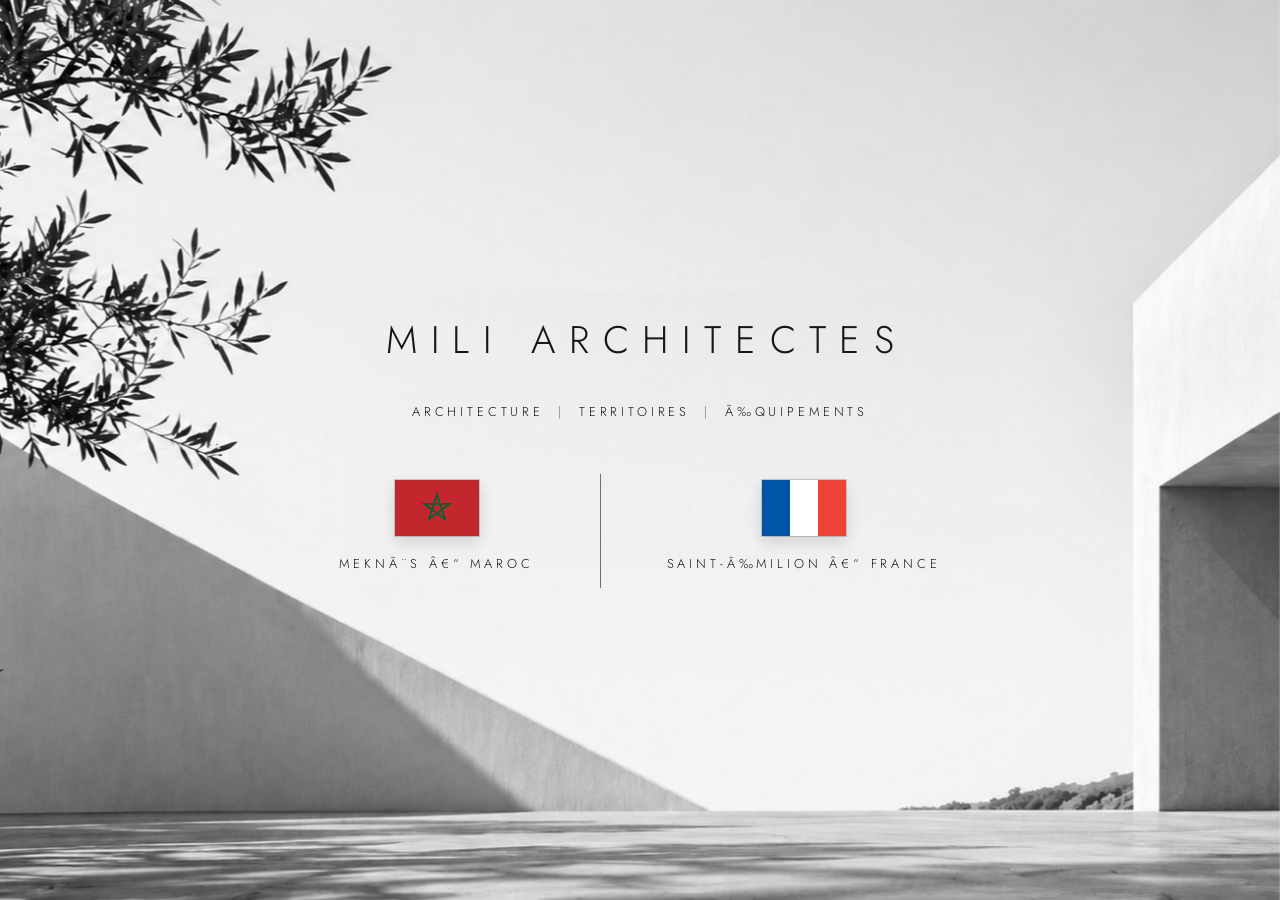
<file: index.html>
﻿<!DOCTYPE html>
<html lang="fr">
<head>
  <meta charset="UTF-8">
  <meta name="viewport" content="width=device-width, initial-scale=1.0, viewport-fit=cover">
  <title>Mili Architectes â€” Architecture, Territoires &amp; Ã‰quipements</title>
  <meta name="description" content="Mili Architectes, agence d'architecture et d'urbanisme prÃ©sente Ã  MeknÃ¨s (Maroc) et Saint-Ã‰milion (France). Conception, rÃ©habilitation, amÃ©nagement du territoire et Ã©quipements publics.">
  <meta property="og:title" content="Mili Architectes â€” Maroc &amp; France">
  <meta property="og:description" content="Agence d'architecture et d'urbanisme Ã  MeknÃ¨s (Maroc) et Saint-Ã‰milion (France).">
  <meta property="og:type" content="website">
  <meta property="og:url" content="https://miliarchitectes.ma/">
  <link rel="icon" href="data:image/svg+xml,%3Csvg xmlns='http://www.w3.org/2000/svg' viewBox='0 0 64 64'%3E%3Crect width='64' height='64' fill='%230A0A0A'/%3E%3Ctext x='32' y='43' font-family='Helvetica,Arial,sans-serif' font-size='30' fill='%23FFFFFF' text-anchor='middle'%3EM%3C/text%3E%3C/svg%3E">
  <link rel="preconnect" href="https://fonts.googleapis.com">
  <link rel="preconnect" href="https://fonts.gstatic.com" crossorigin>
  <link href="https://fonts.googleapis.com/css2?family=Jost:wght@300;400&display=swap" rel="stylesheet">
  <style>
    /* Concept : faÃ§ade silencieuse en noir et blanc, texte flottant au centre sur ciel clair */
    :root {
      --paper: #f2f2f1;
      --ink: #161616;
      --mid: #6f6f6d;
      --shade: #c4c4c2;
      --concrete: #dcdcda;
      --font-display: "Jost", "Helvetica Neue", Arial, sans-serif;
      color-scheme: light;
    }

    * { box-sizing: border-box; }
    html, body { height: 100%; }

    body {
      margin: 0;
      background: var(--paper);
      color: var(--ink);
      font-family: var(--font-display);
      font-weight: 300;
      padding-left: max(16px, env(safe-area-inset-left, 0px));
      padding-right: max(16px, env(safe-area-inset-right, 0px));
      overflow-x: hidden;
      -webkit-font-smoothing: antialiased;
    }

    .scene {
      position: fixed;
      inset: 0;
      z-index: 0;
    }
    .scene img {
      width: 100%;
      height: 100%;
      display: block;
      object-fit: cover;
      object-position: 50% 60%;
    }

    .stage {
      position: relative;
      z-index: 1;
      min-height: 100%;
      display: flex;
      flex-direction: column;
      align-items: center;
      justify-content: center;
      gap: clamp(28px, 5vh, 52px);
      text-align: center;
      padding-block: 32px;
    }

    h1 {
      margin: 0;
      font-weight: 300;
      font-size: clamp(1.45rem, 3.4vw, 2.4rem);
      letter-spacing: 0.36em;
      padding-left: 0.36em;
      text-transform: uppercase;
      text-wrap: balance;
    }

    .domains {
      display: flex;
      flex-wrap: wrap;
      justify-content: center;
      align-items: center;
      gap: 6px 0;
      margin-top: -18px;
      font-size: clamp(0.62rem, 1.1vw, 0.8rem);
      letter-spacing: 0.3em;
      text-transform: uppercase;
    }
    .domains a { padding: 8px 14px; }
    .domains .bar { color: var(--mid); user-select: none; }

    a { color: inherit; text-decoration: none; }
    .link {
      position: relative;
      display: inline-block;
    }
    .link::after {
      content: "";
      position: absolute;
      left: 14px;
      right: calc(14px - 0.3em);
      bottom: 4px;
      height: 1px;
      background: currentColor;
      transform: scaleX(0);
      transform-origin: left;
      transition: transform .35s ease;
    }
    .link:hover::after,
    .link:focus-visible::after {
      transform: scaleX(1);
    }
    a:focus-visible,
    button:focus-visible {
      outline: 1px solid var(--ink);
      outline-offset: 4px;
    }

    .sites {
      display: flex;
      flex-wrap: wrap;
      justify-content: center;
      align-items: stretch;
      gap: 28px clamp(28px, 5vw, 56px);
    }
    .sites .sep {
      width: 1px;
      background: var(--mid);
      align-self: stretch;
    }
    .site {
      display: flex;
      flex-direction: column;
      align-items: center;
      gap: 18px;
      padding: 6px 10px 10px;
      font-size: clamp(0.62rem, 1.05vw, 0.8rem);
      letter-spacing: 0.3em;
      text-transform: uppercase;
      transition: opacity .3s ease;
    }
    .site svg {
      display: block;
      width: 84px;
      height: 56px;
      box-shadow: 0 0 0 1px rgba(22,22,22,.18), 0 6px 14px rgba(22,22,22,.14);
      transition: transform .35s ease, box-shadow .35s ease;
    }
    .site:hover svg,
    .site:focus-visible svg {
      transform: translateY(-3px);
      box-shadow: 0 0 0 1px rgba(22,22,22,.22), 0 12px 20px rgba(22,22,22,.2);
    }
    .sites:hover .site:not(:hover) { opacity: .55; }
    .site span {
      position: relative;
      padding-bottom: 5px;
    }
    .site span::after {
      content: "";
      position: absolute;
      left: 0;
      right: 0.3em;
      bottom: 0;
      height: 1px;
      background: currentColor;
      transform: scaleX(0);
      transform-origin: left;
      transition: transform .35s ease;
    }
    .site:hover span::after,
    .site:focus-visible span::after {
      transform: scaleX(1);
    }

    /* Panneau des domaines */
    .panel {
      position: fixed;
      inset: 0;
      z-index: 5;
      display: none;
      align-items: center;
      justify-content: center;
      background: rgba(242, 242, 241, 0.94);
      padding: 24px max(16px, env(safe-area-inset-left, 0px));
      backdrop-filter: blur(8px);
      -webkit-backdrop-filter: blur(8px);
    }
    .panel.open { display: flex; }
    .panel-inner {
      width: min(560px, 100%);
      text-align: center;
      display: grid;
      gap: 22px;
    }
    .panel h2 {
      margin: 0;
      font-weight: 300;
      text-transform: uppercase;
      font-size: clamp(1.1rem, 2.4vw, 1.6rem);
      letter-spacing: 0.34em;
      padding-left: 0.34em;
    }
    .panel p {
      margin: 0 auto;
      max-width: 46ch;
      line-height: 1.7;
      font-size: 1.02rem;
      color: var(--ink);
    }
    .panel .where {
      display: flex;
      flex-wrap: wrap;
      justify-content: center;
      gap: 8px 28px;
      font-size: 0.74rem;
      letter-spacing: 0.28em;
      text-transform: uppercase;
    }
    .panel .where a {
      border-bottom: 1px solid var(--ink);
      padding: 4px 0 6px;
    }
    .panel .close {
      font-size: 0.7rem;
      letter-spacing: 0.3em;
      text-transform: uppercase;
      color: var(--mid);
      padding: 10px;
      justify-self: center;
      background: none;
      border: none;
      cursor: pointer;
      font-family: inherit;
    }
    .panel .close:hover { color: var(--ink); }
    .panel [data-view] { display: none; }
    .panel [data-view].on { display: grid; gap: 22px; }

    @media (max-width: 560px) {
      .sites .sep { display: none; }
      .domains a { padding: 8px 10px; }
    }
    @media (prefers-reduced-motion: reduce) {
      * { transition: none !important; }
    }
  </style>
</head>
<body>

  <!-- ArriÃ¨re-plan architectural -->
  <div class="scene" aria-hidden="true">
    <img alt="" src="[data-uri]">
  </div>

  <main class="stage">
    <h1>Mili Architectes</h1>

    <nav class="domains" aria-label="Domaines d'intervention">
      <a class="link" href="#architecture">Architecture</a>
      <span class="bar" aria-hidden="true">|</span>
      <a class="link" href="#territoires">Territoires</a>
      <span class="bar" aria-hidden="true">|</span>
      <a class="link" href="#equipements">Ã‰quipements</a>
    </nav>

    <nav class="sites" aria-label="Choisir une agence">
      <a class="site" href="/site-maroc">
        <svg viewBox="0 0 90 60" role="img" aria-label="Drapeau du Maroc">
          <rect width="90" height="60" fill="#C1272D"/>
          <path d="M45.00,15.50 L53.52,41.73 L31.21,25.52 L58.79,25.52 L36.48,41.73 Z" fill="none" stroke="#006233" stroke-width="1.9" stroke-linejoin="miter" stroke-miterlimit="10"/>
        </svg>
        <span>MeknÃ¨s â€“ Maroc</span>
      </a>
      <div class="sep" aria-hidden="true"></div>
      <a class="site" href="/site-france">
        <svg viewBox="0 0 90 60" role="img" aria-label="Drapeau de la France">
          <rect width="30" height="60" fill="#0055A4"/>
          <rect x="30" width="30" height="60" fill="#FFFFFF"/>
          <rect x="60" width="30" height="60" fill="#EF4135"/>
        </svg>
        <span>Saint-Ã‰milion â€“ France</span>
      </a>
    </nav>
  </main>

  <!-- Panneau des domaines -->
  <section class="panel" id="panel" aria-live="polite" role="dialog" aria-modal="true" aria-label="DÃ©tail du domaine">
    <div class="panel-inner">
      <div data-view="architecture">
        <h2>Architecture</h2>
        <p>Conception de maisons, d'immeubles et de bÃ¢timents neufs, ainsi que la rÃ©habilitation de l'existant.</p>
      </div>
      <div data-view="territoires">
        <h2>Territoires</h2>
        <p>Urbanisme, amÃ©nagement et Ã©tudes Ã  l'Ã©chelle d'un quartier, d'une commune ou d'un territoire.</p>
      </div>
      <div data-view="equipements">
        <h2>Ã‰quipements</h2>
        <p>Ã‰quipements publics : Ã©coles, lieux culturels, sportifs et de santÃ©.</p>
      </div>
      <div class="where">
        <a href="/site-maroc">MeknÃ¨s â€“ Maroc</a>
        <a href="/site-france">Saint-Ã‰milion â€“ France</a>
      </div>
      <button type="button" class="close" id="closePanelBtn">Fermer</button>
    </div>
  </section>

  <script>
    (function () {
      var panel = document.getElementById("panel");
      var views = panel.querySelectorAll("[data-view]");
      var closeBtn = document.getElementById("closePanelBtn");

      function sync() {
        var h = (location.hash || "").replace("#", "");
        var found = false;
        views.forEach(function (v) {
          var on = v.getAttribute("data-view") === h;
          v.classList.toggle("on", on);
          if (on) found = true;
        });
        panel.classList.toggle("open", found);
      }

      function close() {
        if (location.hash) {
          if (history.pushState) {
            history.pushState("", document.title, window.location.pathname + window.location.search);
          } else {
            location.hash = "";
          }
        }
        sync();
      }

      window.addEventListener("hashchange", sync);
      document.addEventListener("keydown", function (e) {
        if (e.key === "Escape") close();
      });
      panel.addEventListener("click", function (e) {
        if (e.target === panel) close();
      });
      if (closeBtn) {
        closeBtn.addEventListener("click", close);
      }

      // CompatibilitÃ© double-clic hors-ligne (file://)
      if (window.location.protocol === "file:") {
        document.querySelectorAll("a[href^='/site-']").forEach(function(a) {
          var target = a.getAttribute("href").replace(/^\//, "") + ".html";
          a.setAttribute("href", target);
        });
      }

      sync();
    })();
  </script>
</body>
</html>
</file>
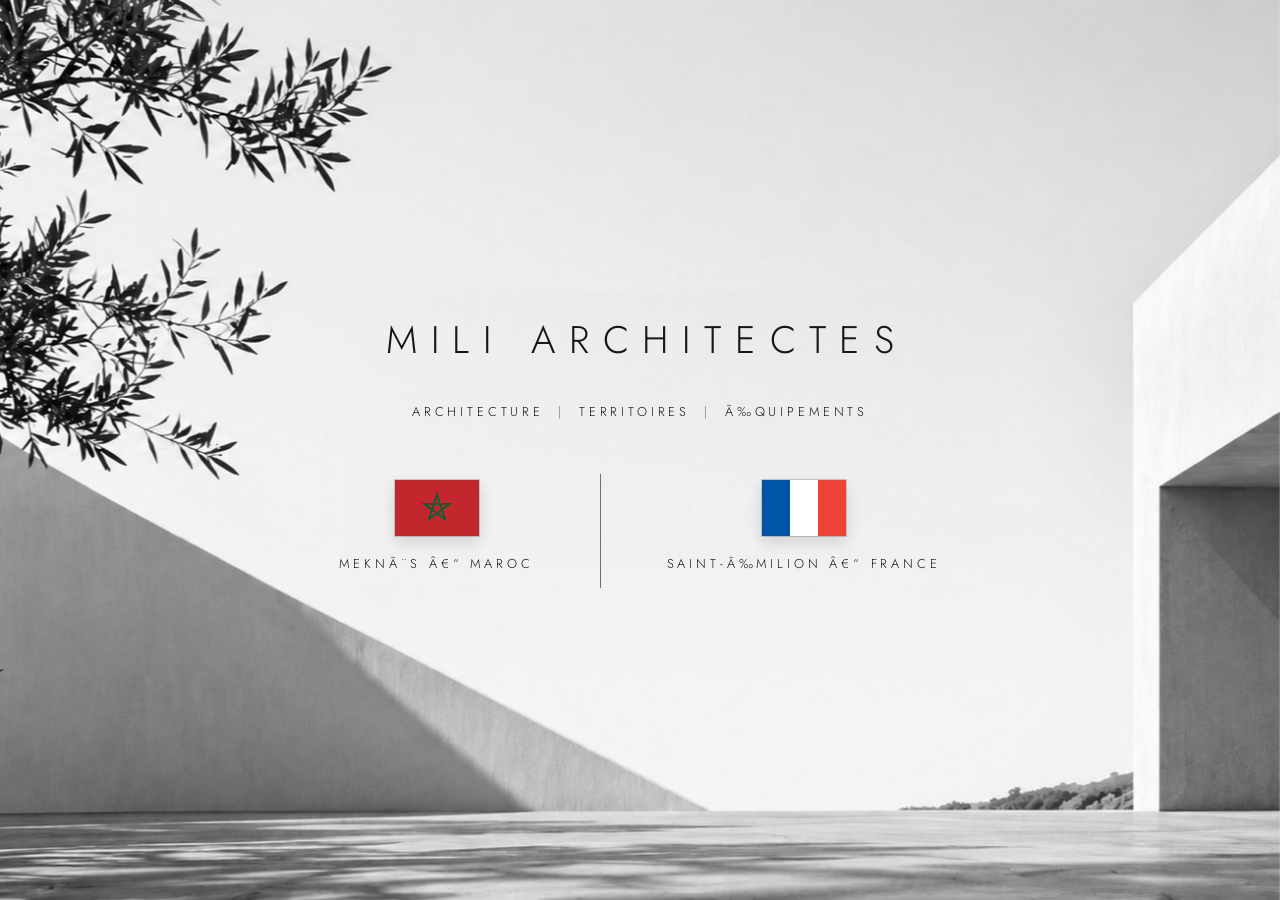
<file: index-standalone.html>
﻿<!DOCTYPE html>
<html lang="fr">
<head>
  <meta charset="UTF-8">
  <meta name="viewport" content="width=device-width, initial-scale=1.0, viewport-fit=cover">
  <title>Mili Architectes â€” Architecture, Territoires &amp; Ã‰quipements</title>
  <meta name="description" content="Mili Architectes, agence d'architecture et d'urbanisme prÃ©sente Ã  MeknÃ¨s (Maroc) et Saint-Ã‰milion (France). Conception, rÃ©habilitation, amÃ©nagement du territoire et Ã©quipements publics.">
  <meta property="og:title" content="Mili Architectes â€” Maroc &amp; France">
  <meta property="og:description" content="Agence d'architecture et d'urbanisme Ã  MeknÃ¨s (Maroc) et Saint-Ã‰milion (France).">
  <meta property="og:type" content="website">
  <meta property="og:url" content="https://miliarchitectes.ma/">
  <link rel="icon" href="data:image/svg+xml,%3Csvg xmlns='http://www.w3.org/2000/svg' viewBox='0 0 64 64'%3E%3Crect width='64' height='64' fill='%230A0A0A'/%3E%3Ctext x='32' y='43' font-family='Helvetica,Arial,sans-serif' font-size='30' fill='%23FFFFFF' text-anchor='middle'%3EM%3C/text%3E%3C/svg%3E">
  <link rel="preconnect" href="https://fonts.googleapis.com">
  <link rel="preconnect" href="https://fonts.gstatic.com" crossorigin>
  <link href="https://fonts.googleapis.com/css2?family=Jost:wght@300;400&display=swap" rel="stylesheet">
  <style>
    /* Concept : faÃ§ade silencieuse en noir et blanc, texte flottant au centre sur ciel clair */
    :root {
      --paper: #f2f2f1;
      --ink: #161616;
      --mid: #6f6f6d;
      --shade: #c4c4c2;
      --concrete: #dcdcda;
      --font-display: "Jost", "Helvetica Neue", Arial, sans-serif;
      color-scheme: light;
    }

    * { box-sizing: border-box; }
    html, body { height: 100%; }

    body {
      margin: 0;
      background: var(--paper);
      color: var(--ink);
      font-family: var(--font-display);
      font-weight: 300;
      padding-left: max(16px, env(safe-area-inset-left, 0px));
      padding-right: max(16px, env(safe-area-inset-right, 0px));
      overflow-x: hidden;
      -webkit-font-smoothing: antialiased;
    }

    .scene {
      position: fixed;
      inset: 0;
      z-index: 0;
    }
    .scene img {
      width: 100%;
      height: 100%;
      display: block;
      object-fit: cover;
      object-position: 50% 60%;
    }

    .stage {
      position: relative;
      z-index: 1;
      min-height: 100%;
      display: flex;
      flex-direction: column;
      align-items: center;
      justify-content: center;
      gap: clamp(28px, 5vh, 52px);
      text-align: center;
      padding-block: 32px;
    }

    h1 {
      margin: 0;
      font-weight: 300;
      font-size: clamp(1.45rem, 3.4vw, 2.4rem);
      letter-spacing: 0.36em;
      padding-left: 0.36em;
      text-transform: uppercase;
      text-wrap: balance;
    }

    .domains {
      display: flex;
      flex-wrap: wrap;
      justify-content: center;
      align-items: center;
      gap: 6px 0;
      margin-top: -18px;
      font-size: clamp(0.62rem, 1.1vw, 0.8rem);
      letter-spacing: 0.3em;
      text-transform: uppercase;
    }
    .domains a { padding: 8px 14px; }
    .domains .bar { color: var(--mid); user-select: none; }

    a { color: inherit; text-decoration: none; }
    .link {
      position: relative;
      display: inline-block;
    }
    .link::after {
      content: "";
      position: absolute;
      left: 14px;
      right: calc(14px - 0.3em);
      bottom: 4px;
      height: 1px;
      background: currentColor;
      transform: scaleX(0);
      transform-origin: left;
      transition: transform .35s ease;
    }
    .link:hover::after,
    .link:focus-visible::after {
      transform: scaleX(1);
    }
    a:focus-visible,
    button:focus-visible {
      outline: 1px solid var(--ink);
      outline-offset: 4px;
    }

    .sites {
      display: flex;
      flex-wrap: wrap;
      justify-content: center;
      align-items: stretch;
      gap: 28px clamp(28px, 5vw, 56px);
    }
    .sites .sep {
      width: 1px;
      background: var(--mid);
      align-self: stretch;
    }
    .site {
      display: flex;
      flex-direction: column;
      align-items: center;
      gap: 18px;
      padding: 6px 10px 10px;
      font-size: clamp(0.62rem, 1.05vw, 0.8rem);
      letter-spacing: 0.3em;
      text-transform: uppercase;
      transition: opacity .3s ease;
    }
    .site svg {
      display: block;
      width: 84px;
      height: 56px;
      box-shadow: 0 0 0 1px rgba(22,22,22,.18), 0 6px 14px rgba(22,22,22,.14);
      transition: transform .35s ease, box-shadow .35s ease;
    }
    .site:hover svg,
    .site:focus-visible svg {
      transform: translateY(-3px);
      box-shadow: 0 0 0 1px rgba(22,22,22,.22), 0 12px 20px rgba(22,22,22,.2);
    }
    .sites:hover .site:not(:hover) { opacity: .55; }
    .site span {
      position: relative;
      padding-bottom: 5px;
    }
    .site span::after {
      content: "";
      position: absolute;
      left: 0;
      right: 0.3em;
      bottom: 0;
      height: 1px;
      background: currentColor;
      transform: scaleX(0);
      transform-origin: left;
      transition: transform .35s ease;
    }
    .site:hover span::after,
    .site:focus-visible span::after {
      transform: scaleX(1);
    }

    /* Panneau des domaines */
    .panel {
      position: fixed;
      inset: 0;
      z-index: 5;
      display: none;
      align-items: center;
      justify-content: center;
      background: rgba(242, 242, 241, 0.94);
      padding: 24px max(16px, env(safe-area-inset-left, 0px));
      backdrop-filter: blur(8px);
      -webkit-backdrop-filter: blur(8px);
    }
    .panel.open { display: flex; }
    .panel-inner {
      width: min(560px, 100%);
      text-align: center;
      display: grid;
      gap: 22px;
    }
    .panel h2 {
      margin: 0;
      font-weight: 300;
      text-transform: uppercase;
      font-size: clamp(1.1rem, 2.4vw, 1.6rem);
      letter-spacing: 0.34em;
      padding-left: 0.34em;
    }
    .panel p {
      margin: 0 auto;
      max-width: 46ch;
      line-height: 1.7;
      font-size: 1.02rem;
      color: var(--ink);
    }
    .panel .where {
      display: flex;
      flex-wrap: wrap;
      justify-content: center;
      gap: 8px 28px;
      font-size: 0.74rem;
      letter-spacing: 0.28em;
      text-transform: uppercase;
    }
    .panel .where a {
      border-bottom: 1px solid var(--ink);
      padding: 4px 0 6px;
    }
    .panel .close {
      font-size: 0.7rem;
      letter-spacing: 0.3em;
      text-transform: uppercase;
      color: var(--mid);
      padding: 10px;
      justify-self: center;
      background: none;
      border: none;
      cursor: pointer;
      font-family: inherit;
    }
    .panel .close:hover { color: var(--ink); }
    .panel [data-view] { display: none; }
    .panel [data-view].on { display: grid; gap: 22px; }

    @media (max-width: 560px) {
      .sites .sep { display: none; }
      .domains a { padding: 8px 10px; }
    }
    @media (prefers-reduced-motion: reduce) {
      * { transition: none !important; }
    }
  </style>
</head>
<body>

  <!-- ArriÃ¨re-plan architectural -->
  <div class="scene" aria-hidden="true">
    <img alt="FaÃ§ade architecturale contemporaine" src="[data-uri]">
  </div>

  <main class="stage">
    <h1>Mili Architectes</h1>

    <nav class="domains" aria-label="Domaines d'intervention">
      <a class="link" href="#architecture">Architecture</a>
      <span class="bar" aria-hidden="true">|</span>
      <a class="link" href="#territoires">Territoires</a>
      <span class="bar" aria-hidden="true">|</span>
      <a class="link" href="#equipements">Ã‰quipements</a>
    </nav>

    <nav class="sites" aria-label="Choisir une agence">
      <a class="site" href="/site-maroc">
        <svg viewBox="0 0 90 60" role="img" aria-label="Drapeau du Maroc">
          <rect width="90" height="60" fill="#C1272D"/>
          <path d="M45.00,15.50 L53.52,41.73 L31.21,25.52 L58.79,25.52 L36.48,41.73 Z" fill="none" stroke="#006233" stroke-width="1.9" stroke-linejoin="miter" stroke-miterlimit="10"/>
        </svg>
        <span>MeknÃ¨s â€“ Maroc</span>
      </a>
      <div class="sep" aria-hidden="true"></div>
      <a class="site" href="/site-france">
        <svg viewBox="0 0 90 60" role="img" aria-label="Drapeau de la France">
          <rect width="30" height="60" fill="#0055A4"/>
          <rect x="30" width="30" height="60" fill="#FFFFFF"/>
          <rect x="60" width="30" height="60" fill="#EF4135"/>
        </svg>
        <span>Saint-Ã‰milion â€“ France</span>
      </a>
    </nav>
  </main>

  <!-- Panneau des domaines -->
  <section class="panel" id="panel" aria-live="polite" role="dialog" aria-modal="true" aria-label="DÃ©tail du domaine">
    <div class="panel-inner">
      <div data-view="architecture">
        <h2>Architecture</h2>
        <p>Conception de maisons, d'immeubles et de bÃ¢timents neufs, ainsi que la rÃ©habilitation de l'existant.</p>
      </div>
      <div data-view="territoires">
        <h2>Territoires</h2>
        <p>Urbanisme, amÃ©nagement et Ã©tudes Ã  l'Ã©chelle d'un quartier, d'une commune ou d'un territoire.</p>
      </div>
      <div data-view="equipements">
        <h2>Ã‰quipements</h2>
        <p>Ã‰quipements publics : Ã©coles, lieux culturels, sportifs et de santÃ©.</p>
      </div>
      <div class="where">
        <a href="/site-maroc">MeknÃ¨s â€“ Maroc</a>
        <a href="/site-france">Saint-Ã‰milion â€“ France</a>
      </div>
      <button type="button" class="close" id="closePanelBtn">Fermer</button>
    </div>
  </section>

  <script>
    (function () {
      var panel = document.getElementById("panel");
      var views = panel.querySelectorAll("[data-view]");
      var closeBtn = document.getElementById("closePanelBtn");

      function sync() {
        var h = (location.hash || "").replace("#", "");
        var found = false;
        views.forEach(function (v) {
          var on = v.getAttribute("data-view") === h;
          v.classList.toggle("on", on);
          if (on) found = true;
        });
        panel.classList.toggle("open", found);
      }

      function close() {
        if (location.hash) {
          if (history.pushState) {
            history.pushState("", document.title, window.location.pathname + window.location.search);
          } else {
            location.hash = "";
          }
        }
        sync();
      }

      window.addEventListener("hashchange", sync);
      document.addEventListener("keydown", function (e) {
        if (e.key === "Escape") close();
      });
      panel.addEventListener("click", function (e) {
        if (e.target === panel) close();
      });
      if (closeBtn) {
        closeBtn.addEventListener("click", close);
      }

      // CompatibilitÃ© double-clic hors-ligne (file://)
      if (window.location.protocol === "file:") {
        document.querySelectorAll("a[href^='/site-']").forEach(function(a) {
          var target = a.getAttribute("href").replace(/^\//, "") + ".html";
          a.setAttribute("href", target);
        });
      }

      sync();
    })();
  </script>
</body>
</html>
</file>
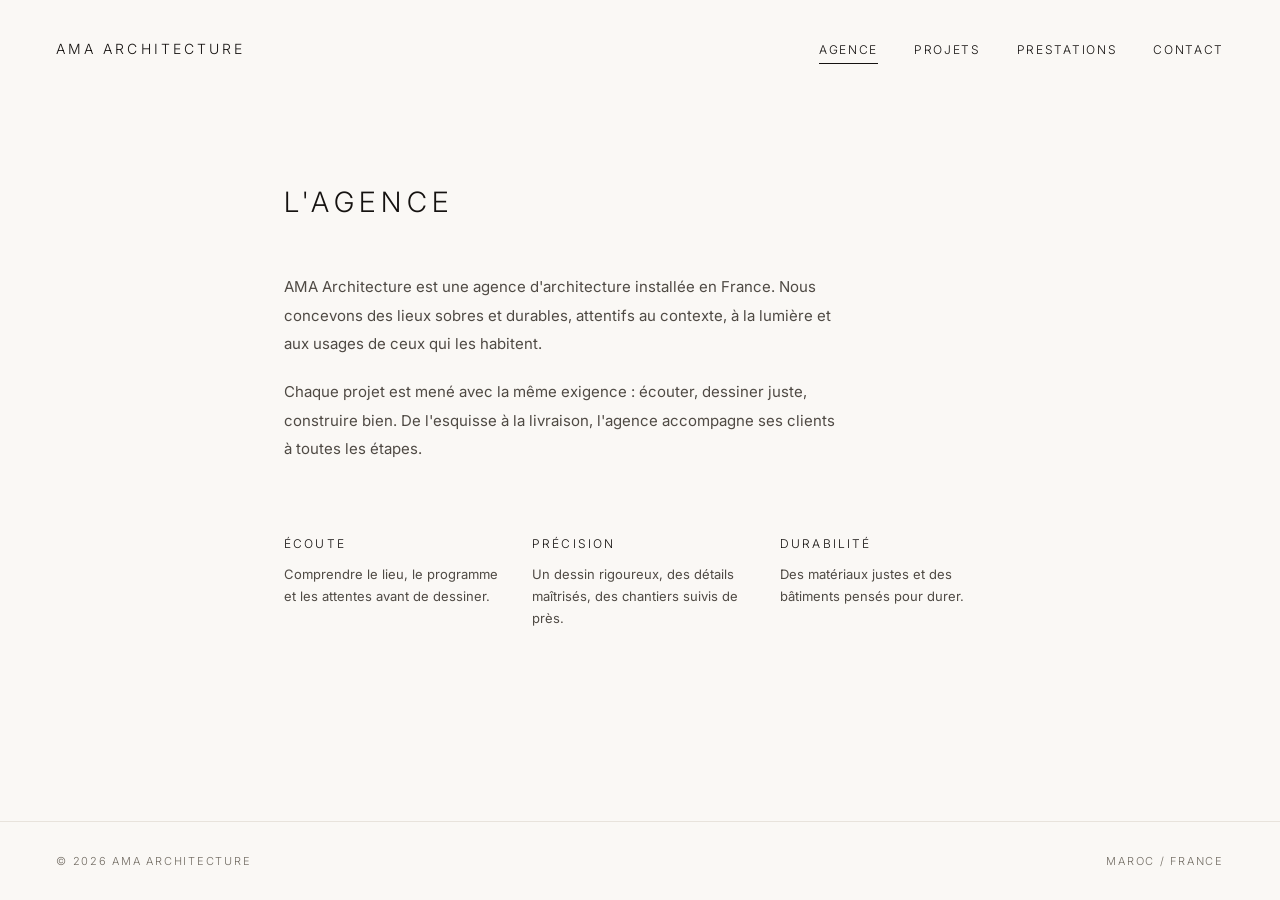
<file: site-france-agence.html>
<!DOCTYPE html>
<html lang="fr">
<head>
<meta charset="UTF-8">
<meta name="viewport" content="width=device-width, initial-scale=1.0">
<title>Agence — AMA Architecture</title>
<meta name="description" content="AMA Architecture, agence d'architecture en France : présentation de l'agence, démarche et valeurs.">
<meta property="og:title" content="Agence — AMA Architecture">
<meta property="og:description" content="Présentation de l'agence, démarche et valeurs.">
<meta property="og:type" content="website">
<meta property="og:locale" content="fr_FR">
<link rel="icon" href="data:image/svg+xml,%3Csvg xmlns='http://www.w3.org/2000/svg' viewBox='0 0 64 64'%3E%3Crect width='64' height='64' fill='%230A0A0A'/%3E%3Ctext x='32' y='43' font-family='Helvetica,Arial,sans-serif' font-size='30' fill='%23FFFFFF' text-anchor='middle'%3EA%3C/text%3E%3C/svg%3E">
<link rel="preconnect" href="https://fonts.googleapis.com">
<link rel="preconnect" href="https://fonts.gstatic.com" crossorigin>
<link href="https://fonts.googleapis.com/css2?family=Inter:wght@300;400&display=swap" rel="stylesheet">
<link rel="stylesheet" href="styles.css">
</head>
<body class="subpage">
  <a class="skip" href="#contenu">Aller au contenu</a>
  <header class="site-header">
    <a class='brand' href='/site-france'>AMA Architecture</a>
    <nav class="site-nav" aria-label="Sections">
      <a aria-current='page' href='/site-france-agence'>Agence</a>
      <a href='/site-france-projets'>Projets</a>
      <a href='/site-france-prestations'>Prestations</a>
      <a href='/site-france-contact'>Contact</a>
    </nav>
  </header>
  <main id="contenu">
    <div class="page">
      <h1>L'agence</h1>
      <!-- Texte provisoire : à remplacer par la présentation réelle de l'agence -->
      <p>AMA Architecture est une agence d'architecture installée en France. Nous concevons des lieux sobres et durables, attentifs au contexte, à la lumière et aux usages de ceux qui les habitent.</p>
      <p>Chaque projet est mené avec la même exigence : écouter, dessiner juste, construire bien. De l'esquisse à la livraison, l'agence accompagne ses clients à toutes les étapes.</p>
      <div class="values">
        <div>
          <h2>Écoute</h2>
          <p>Comprendre le lieu, le programme et les attentes avant de dessiner.</p>
        </div>
        <div>
          <h2>Précision</h2>
          <p>Un dessin rigoureux, des détails maîtrisés, des chantiers suivis de près.</p>
        </div>
        <div>
          <h2>Durabilité</h2>
          <p>Des matériaux justes et des bâtiments pensés pour durer.</p>
        </div>
      </div>
    </div>
  </main>
  <footer class="site-footer">
    <span>© 2026 AMA Architecture</span>
    <a href='/'>Maroc / France</a>
  </footer>
</body>
</html>
</file>
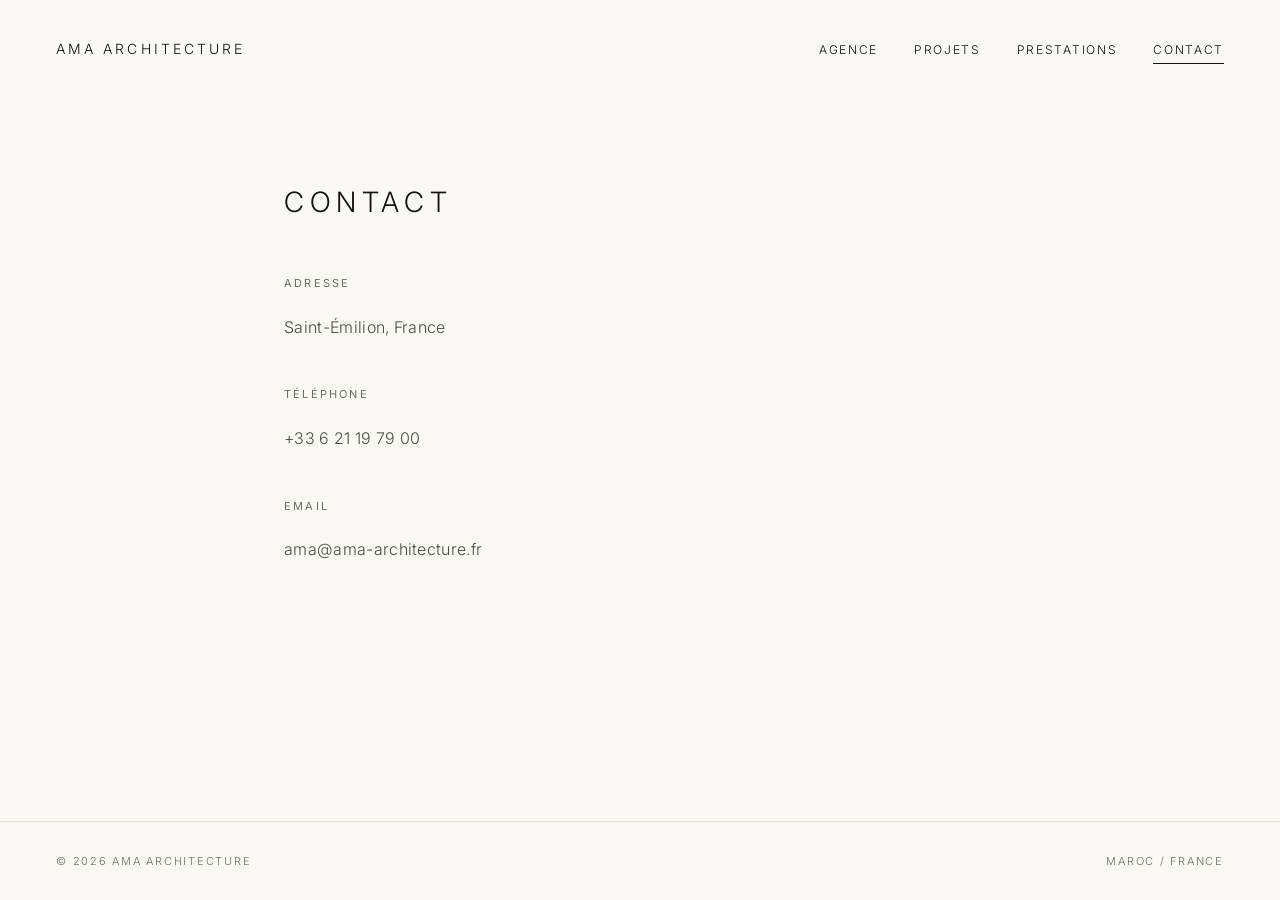
<file: site-france-contact.html>
<!DOCTYPE html>
<html lang="fr">
<head>
<meta charset="UTF-8">
<meta name="viewport" content="width=device-width, initial-scale=1.0">
<title>Contact — AMA Architecture</title>
<meta name="description" content="Contacter AMA Architecture, agence d'architecture en France.">
<meta property="og:title" content="Contact — AMA Architecture">
<meta property="og:description" content="Contacter l'agence en France.">
<meta property="og:type" content="website">
<meta property="og:locale" content="fr_FR">
<link rel="icon" href="data:image/svg+xml,%3Csvg xmlns='http://www.w3.org/2000/svg' viewBox='0 0 64 64'%3E%3Crect width='64' height='64' fill='%230A0A0A'/%3E%3Ctext x='32' y='43' font-family='Helvetica,Arial,sans-serif' font-size='30' fill='%23FFFFFF' text-anchor='middle'%3EA%3C/text%3E%3C/svg%3E">
<link rel="preconnect" href="https://fonts.googleapis.com">
<link rel="preconnect" href="https://fonts.gstatic.com" crossorigin>
<link href="https://fonts.googleapis.com/css2?family=Inter:wght@300;400&display=swap" rel="stylesheet">
<link rel="stylesheet" href="styles.css">
</head>
<body class="subpage">
  <a class="skip" href="#contenu">Aller au contenu</a>
  <header class="site-header">
    <a class='brand' href='/site-france'>AMA Architecture</a>
    <nav class="site-nav" aria-label="Sections">
      <a href='/site-france-agence'>Agence</a>
      <a href='/site-france-projets'>Projets</a>
      <a href='/site-france-prestations'>Prestations</a>
      <a aria-current='page' href='/site-france-contact'>Contact</a>
    </nav>
  </header>
  <main id="contenu">
    <div class="page">
      <h1>Contact</h1>
      <div class="contact-list">
        <div class="contact-item">
          <p class="k">Adresse</p>
          <p class="v">Saint-Émilion, France</p>
        </div>
        <div class="contact-item">
          <p class="k">Téléphone</p>
          <p class="v"><a href="tel:+33621197900">+33 6 21 19 79 00</a></p>
        </div>
        <div class="contact-item">
          <p class="k">Email</p>
          <p class="v"><a href="mailto:ama@ama-architecture.fr">ama@ama-architecture.fr</a></p>
        </div>
      </div>
    </div>
  </main>
  <footer class="site-footer">
    <span>© 2026 AMA Architecture</span>
    <a href='/'>Maroc / France</a>
  </footer>
</body>
</html>
</file>
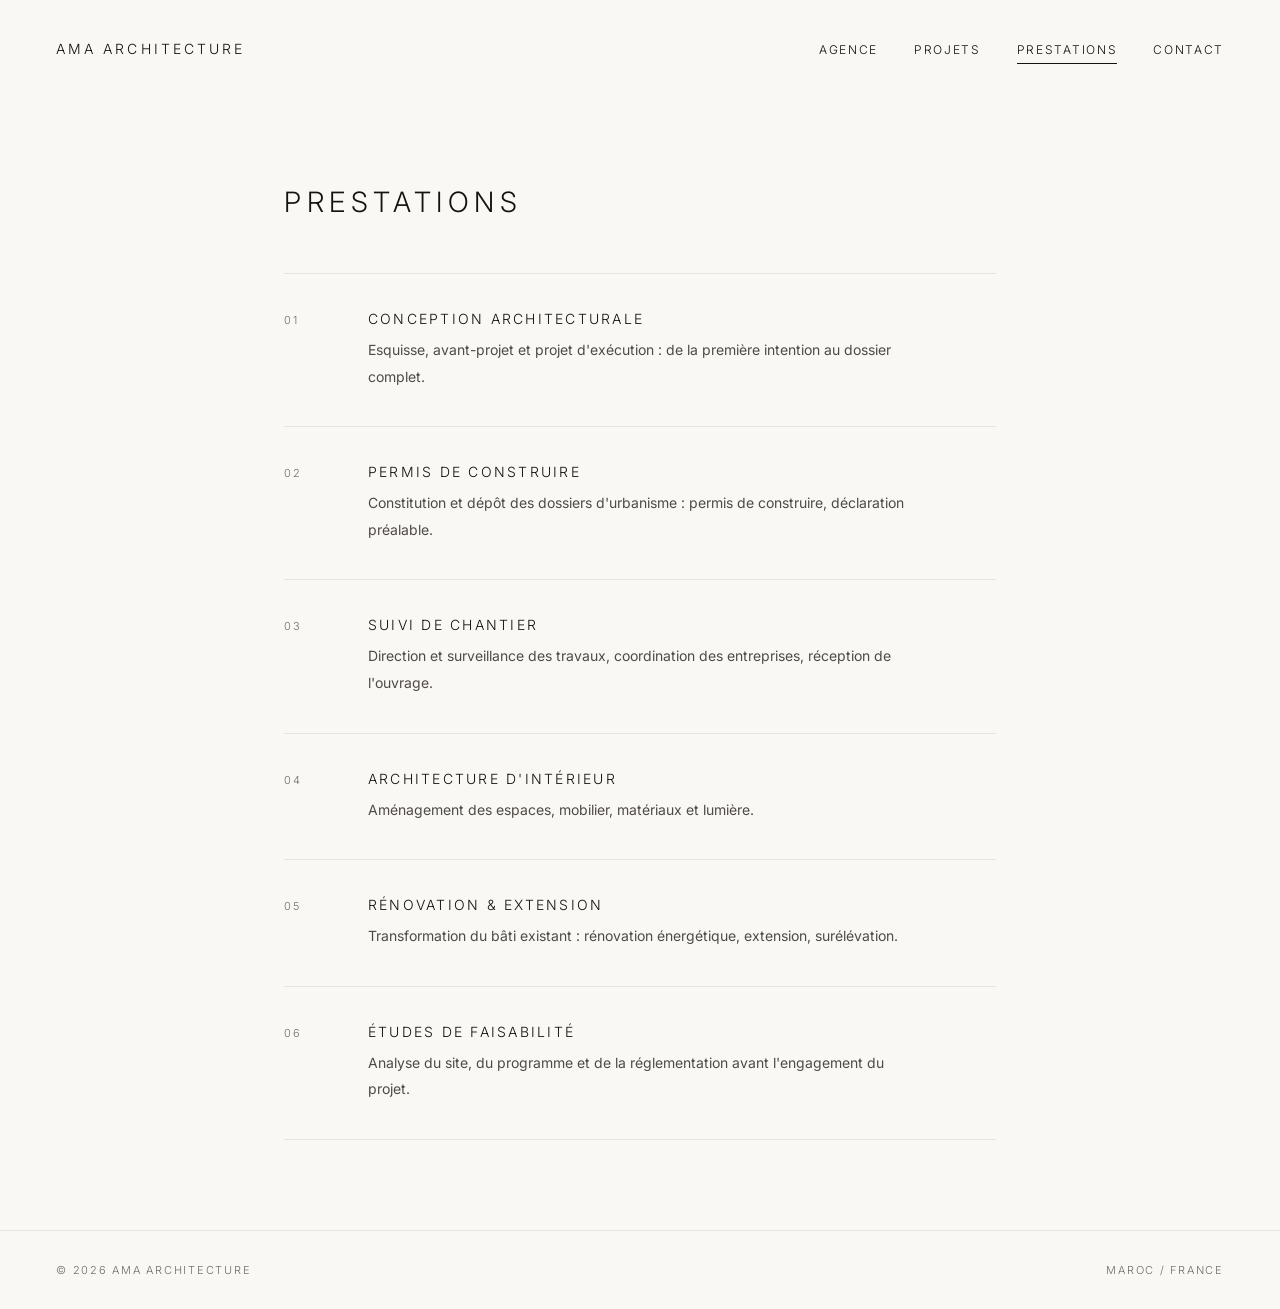
<file: site-france-prestations.html>
<!DOCTYPE html>
<html lang="fr">
<head>
<meta charset="UTF-8">
<meta name="viewport" content="width=device-width, initial-scale=1.0">
<title>Prestations — AMA Architecture</title>
<meta name="description" content="Prestations d'AMA Architecture en France : conception, permis de construire, suivi de chantier, rénovation et extension.">
<meta property="og:title" content="Prestations — AMA Architecture">
<meta property="og:description" content="Conception, permis de construire, suivi de chantier, rénovation et extension.">
<meta property="og:type" content="website">
<meta property="og:locale" content="fr_FR">
<link rel="icon" href="data:image/svg+xml,%3Csvg xmlns='http://www.w3.org/2000/svg' viewBox='0 0 64 64'%3E%3Crect width='64' height='64' fill='%230A0A0A'/%3E%3Ctext x='32' y='43' font-family='Helvetica,Arial,sans-serif' font-size='30' fill='%23FFFFFF' text-anchor='middle'%3EA%3C/text%3E%3C/svg%3E">
<link rel="preconnect" href="https://fonts.googleapis.com">
<link rel="preconnect" href="https://fonts.gstatic.com" crossorigin>
<link href="https://fonts.googleapis.com/css2?family=Inter:wght@300;400&display=swap" rel="stylesheet">
<link rel="stylesheet" href="styles.css">
</head>
<body class="subpage">
  <a class="skip" href="#contenu">Aller au contenu</a>
  <header class="site-header">
    <a class='brand' href='/site-france'>AMA Architecture</a>
    <nav class="site-nav" aria-label="Sections">
      <a href='/site-france-agence'>Agence</a>
      <a href='/site-france-projets'>Projets</a>
      <a aria-current='page' href='/site-france-prestations'>Prestations</a>
      <a href='/site-france-contact'>Contact</a>
    </nav>
  </header>
  <main id="contenu">
    <div class="page">
      <h1>Prestations</h1>
      <div class="services">
        <div class="service">
          <span class="num">01</span>
          <div>
            <h2>Conception architecturale</h2>
            <p>Esquisse, avant-projet et projet d'exécution : de la première intention au dossier complet.</p>
          </div>
        </div>
        <div class="service">
          <span class="num">02</span>
          <div>
            <h2>Permis de construire</h2>
            <p>Constitution et dépôt des dossiers d'urbanisme : permis de construire, déclaration préalable.</p>
          </div>
        </div>
        <div class="service">
          <span class="num">03</span>
          <div>
            <h2>Suivi de chantier</h2>
            <p>Direction et surveillance des travaux, coordination des entreprises, réception de l'ouvrage.</p>
          </div>
        </div>
        <div class="service">
          <span class="num">04</span>
          <div>
            <h2>Architecture d'intérieur</h2>
            <p>Aménagement des espaces, mobilier, matériaux et lumière.</p>
          </div>
        </div>
        <div class="service">
          <span class="num">05</span>
          <div>
            <h2>Rénovation &amp; extension</h2>
            <p>Transformation du bâti existant : rénovation énergétique, extension, surélévation.</p>
          </div>
        </div>
        <div class="service">
          <span class="num">06</span>
          <div>
            <h2>Études de faisabilité</h2>
            <p>Analyse du site, du programme et de la réglementation avant l'engagement du projet.</p>
          </div>
        </div>
      </div>
    </div>
  </main>
  <footer class="site-footer">
    <span>© 2026 AMA Architecture</span>
    <a href='/'>Maroc / France</a>
  </footer>
</body>
</html>
</file>
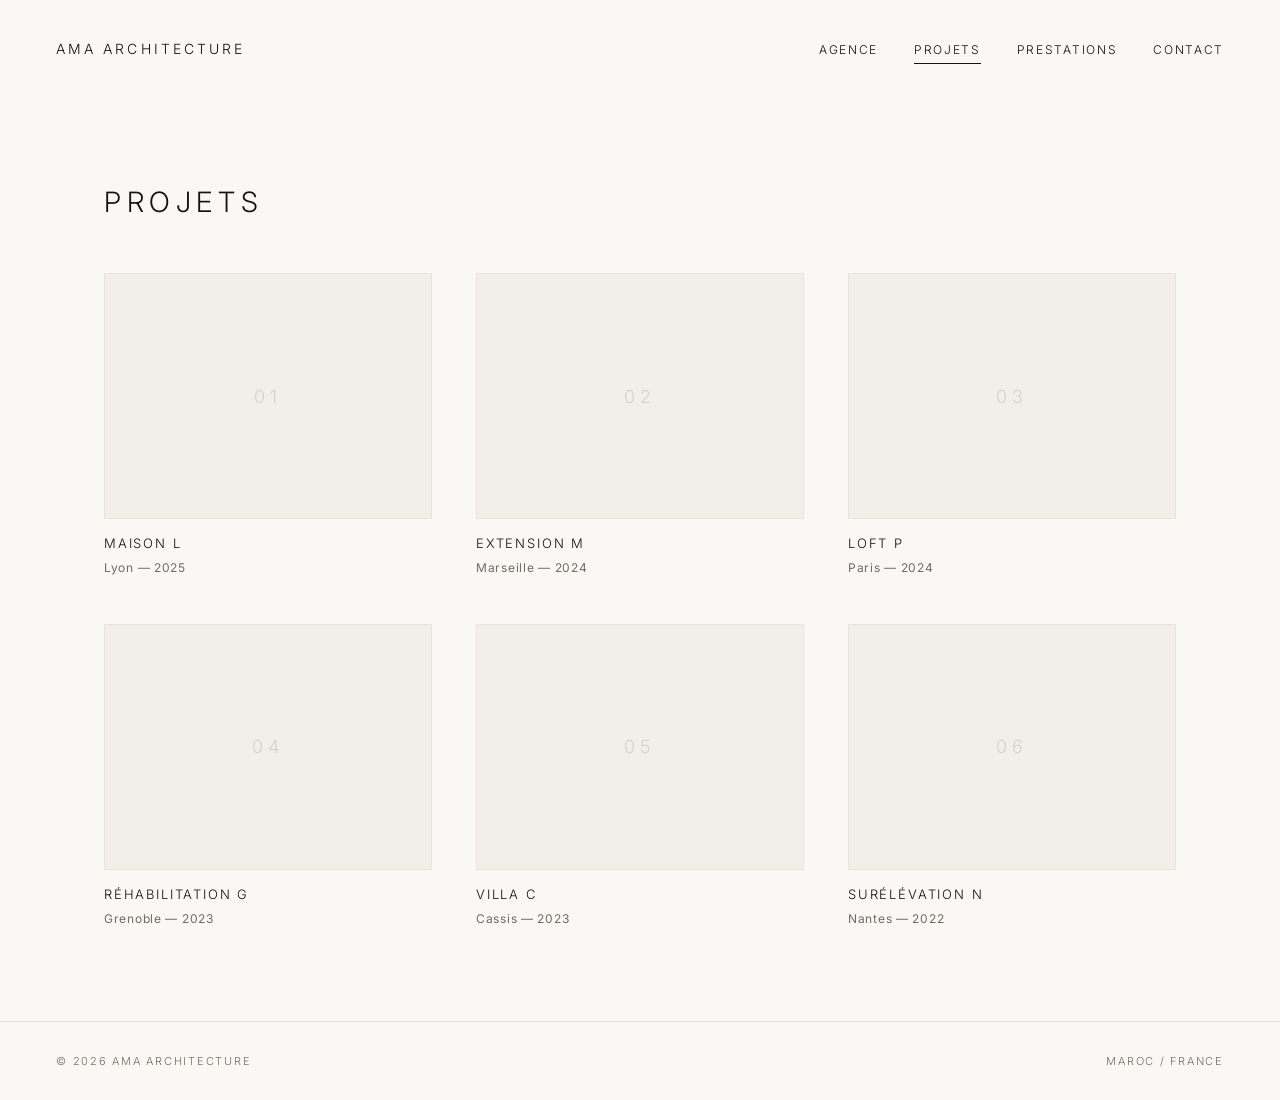
<file: site-france-projets.html>
<!DOCTYPE html>
<html lang="fr">
<head>
<meta charset="UTF-8">
<meta name="viewport" content="width=device-width, initial-scale=1.0">
<title>Projets — AMA Architecture</title>
<meta name="description" content="Projets d'AMA Architecture en France : maisons, extensions, rénovations et surélévations.">
<meta property="og:title" content="Projets — AMA Architecture">
<meta property="og:description" content="Sélection de projets de l'agence en France.">
<meta property="og:type" content="website">
<meta property="og:locale" content="fr_FR">
<link rel="icon" href="data:image/svg+xml,%3Csvg xmlns='http://www.w3.org/2000/svg' viewBox='0 0 64 64'%3E%3Crect width='64' height='64' fill='%230A0A0A'/%3E%3Ctext x='32' y='43' font-family='Helvetica,Arial,sans-serif' font-size='30' fill='%23FFFFFF' text-anchor='middle'%3EA%3C/text%3E%3C/svg%3E">
<link rel="preconnect" href="https://fonts.googleapis.com">
<link rel="preconnect" href="https://fonts.gstatic.com" crossorigin>
<link href="https://fonts.googleapis.com/css2?family=Inter:wght@300;400&display=swap" rel="stylesheet">
<link rel="stylesheet" href="styles.css">
</head>
<body class="subpage">
  <a class="skip" href="#contenu">Aller au contenu</a>
  <header class="site-header">
    <a class='brand' href='/site-france'>AMA Architecture</a>
    <nav class="site-nav" aria-label="Sections">
      <a href='/site-france-agence'>Agence</a>
      <a aria-current='page' href='/site-france-projets'>Projets</a>
      <a href='/site-france-prestations'>Prestations</a>
      <a href='/site-france-contact'>Contact</a>
    </nav>
  </header>
  <main id="contenu">
    <div class="page page--wide">
      <h1>Projets</h1>
      <!-- Projets provisoires : remplacez chaque vignette par une photo,
           par ex. <div class="thumb"><img src="photos/maison-l.jpg" alt="Maison L, Lyon"></div> -->
      <div class="projects">
        <article class="project">
          <div class="thumb" aria-hidden="true">01</div>
          <h2>Maison L</h2>
          <p class="meta">Lyon — 2025</p>
        </article>
        <article class="project">
          <div class="thumb" aria-hidden="true">02</div>
          <h2>Extension M</h2>
          <p class="meta">Marseille — 2024</p>
        </article>
        <article class="project">
          <div class="thumb" aria-hidden="true">03</div>
          <h2>Loft P</h2>
          <p class="meta">Paris — 2024</p>
        </article>
        <article class="project">
          <div class="thumb" aria-hidden="true">04</div>
          <h2>Réhabilitation G</h2>
          <p class="meta">Grenoble — 2023</p>
        </article>
        <article class="project">
          <div class="thumb" aria-hidden="true">05</div>
          <h2>Villa C</h2>
          <p class="meta">Cassis — 2023</p>
        </article>
        <article class="project">
          <div class="thumb" aria-hidden="true">06</div>
          <h2>Surélévation N</h2>
          <p class="meta">Nantes — 2022</p>
        </article>
      </div>
    </div>
  </main>
  <footer class="site-footer">
    <span>© 2026 AMA Architecture</span>
    <a href='/'>Maroc / France</a>
  </footer>
</body>
</html>
</file>
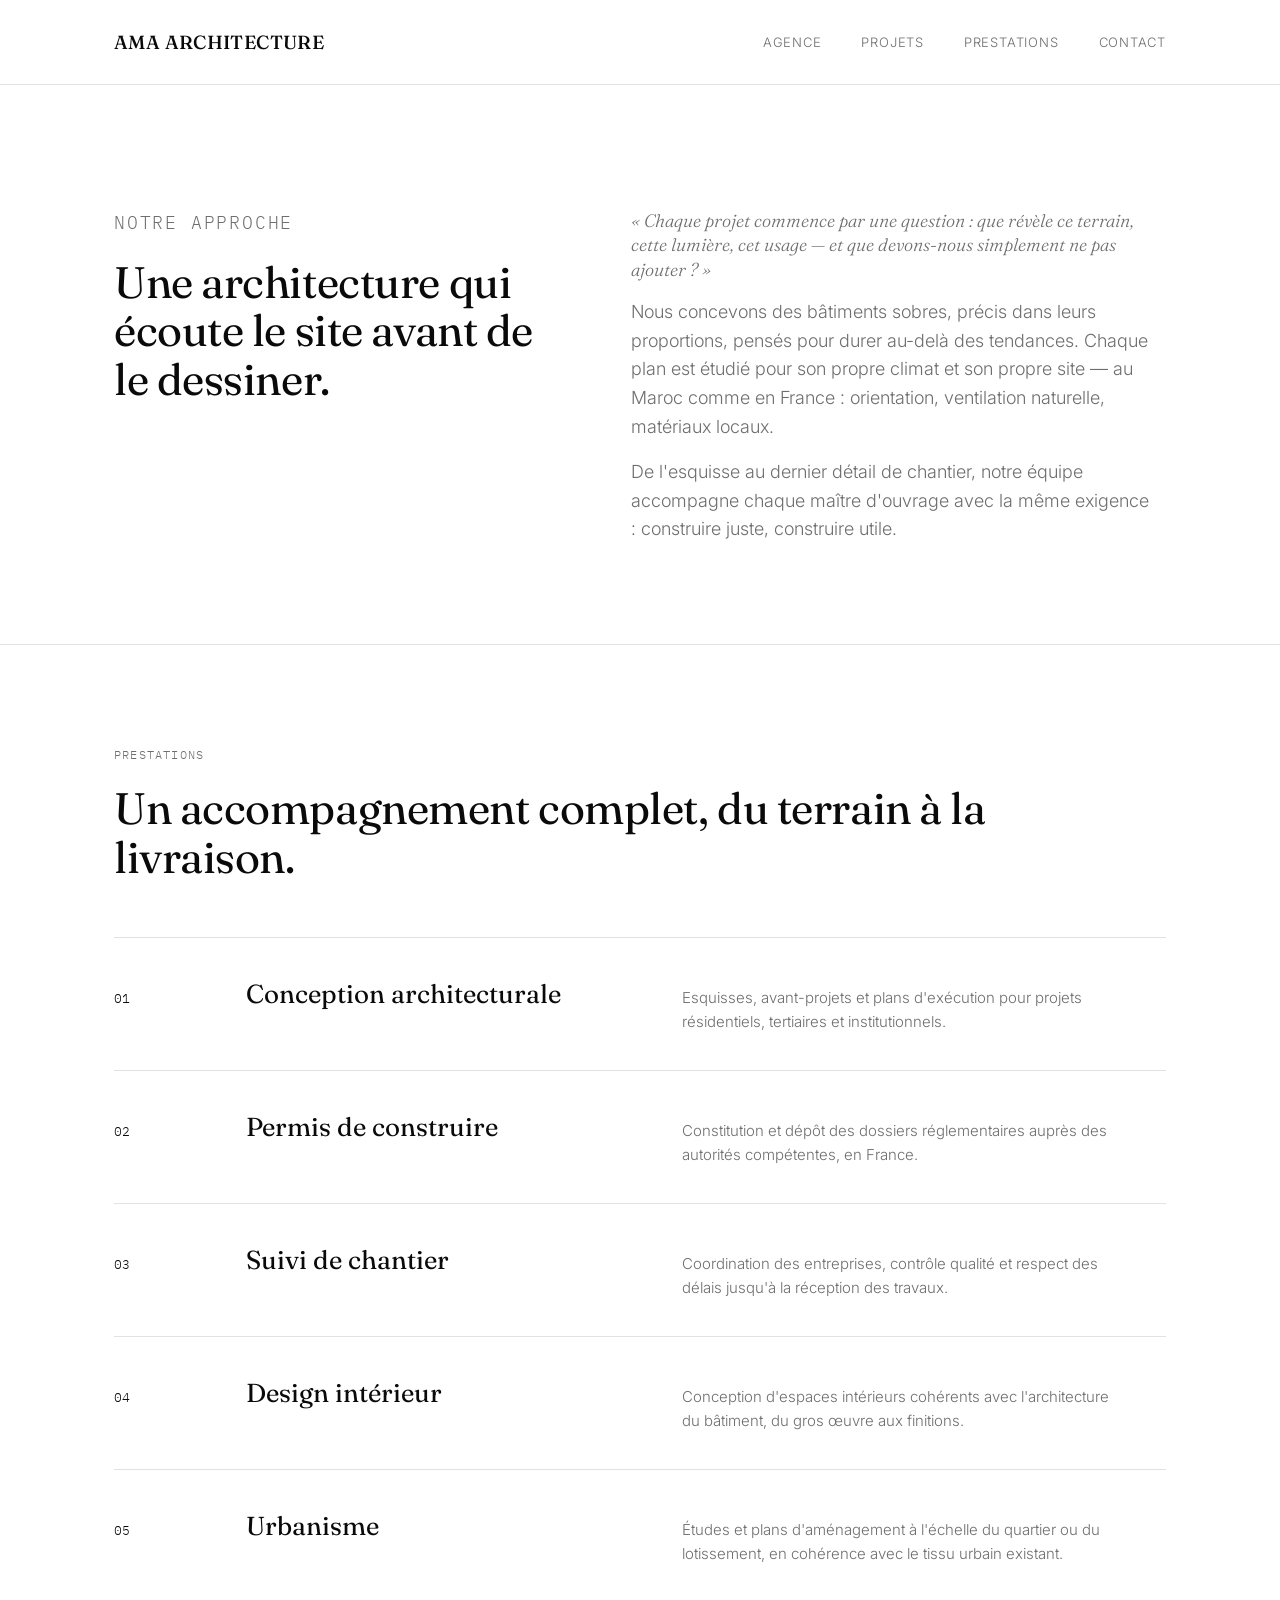
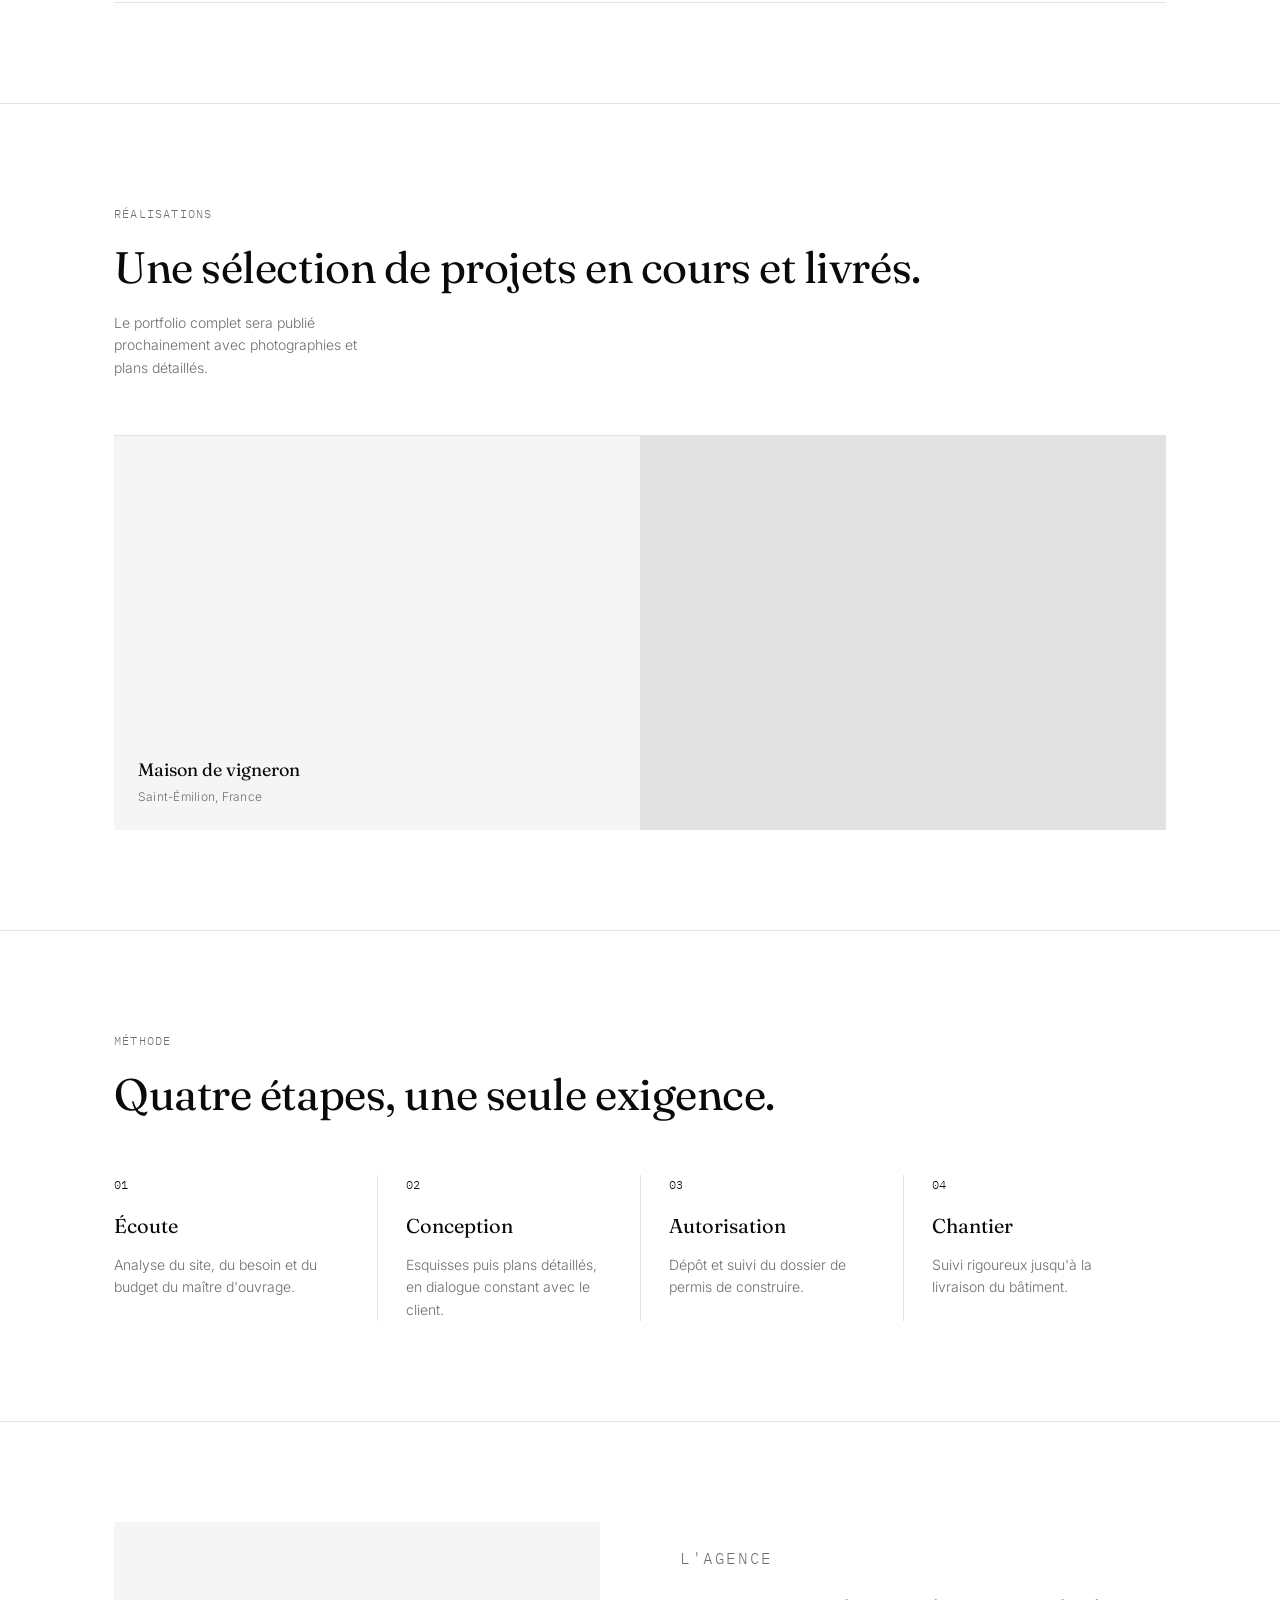
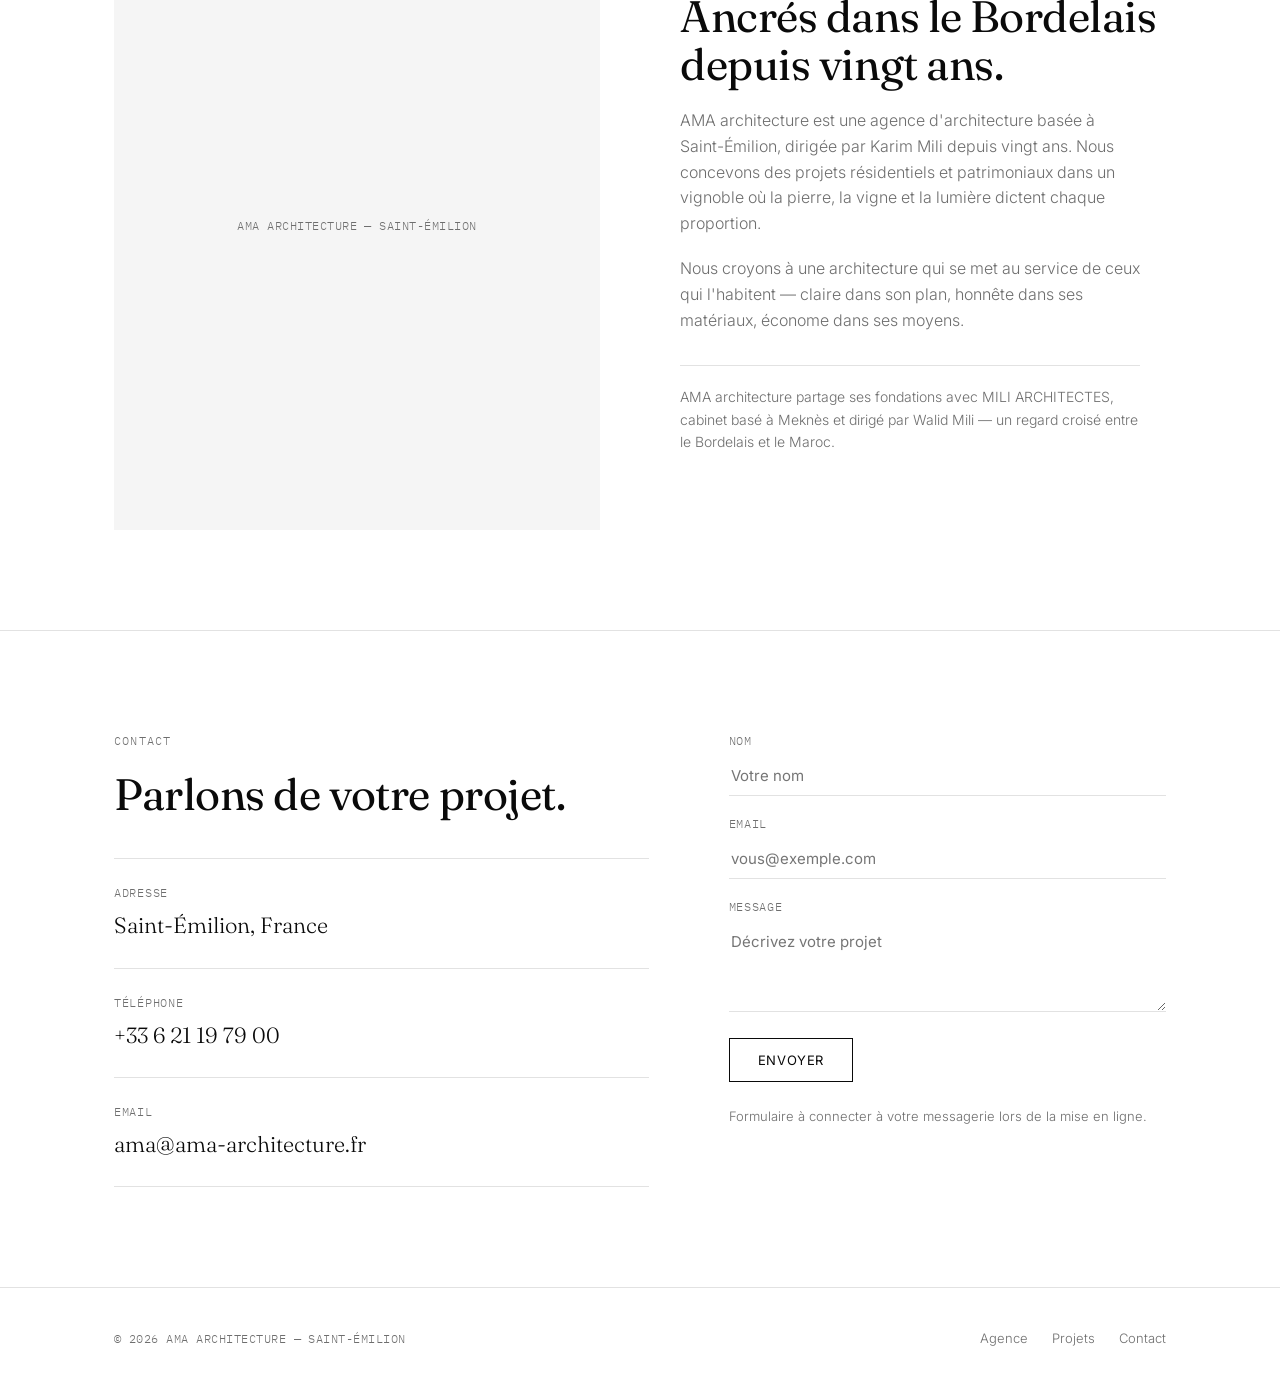
<file: site-france.html>
<!DOCTYPE html>
<html lang="fr">
<head>
<meta charset="UTF-8">
<meta name="viewport" content="width=device-width, initial-scale=1.0">
<title>AMA architecture — MILI ARCHITECTES, Saint-Émilion</title>
<link rel="preconnect" href="https://fonts.googleapis.com">
<link rel="preconnect" href="https://fonts.gstatic.com" crossorigin>
<link href="https://fonts.googleapis.com/css2?family=Fraunces:opsz,wght@9..144,300;9..144,400;9..144,500;9..144,600&family=Inter:wght@300;400;500&family=IBM+Plex+Mono:wght@400;500&display=swap" rel="stylesheet">
<style>
  :root{
    --bg:#FFFFFF;
    --ink:#0A0A0A;
    --clay:#0A0A0A;
    --line:#E2E2E2;
    --muted:#6E6E6E;
    --paper2:#F5F5F5;
  }
  *{margin:0;padding:0;box-sizing:border-box;}
  html{scroll-behavior:smooth;}
  body{
    background:var(--bg);
    color:var(--ink);
    font-family:'Inter',sans-serif;
    font-weight:300;
    line-height:1.6;
    -webkit-font-smoothing:antialiased;
  }
  ::selection{background:var(--clay);color:#fff;}
  a{color:inherit;text-decoration:none;}
  .display{font-family:'Fraunces',serif;}
  .mono{font-family:'IBM Plex Mono',monospace; letter-spacing:0.04em;}
  .wrap{max-width:1180px;margin:0 auto;padding:0 clamp(20px,5vw,64px);}

  .marked{position:relative;}

  /* header */
  header{
    position:sticky;top:0;z-index:50;
    background:rgba(255,255,255,0.88);
    backdrop-filter:blur(10px);
    border-bottom:1px solid var(--line);
  }
  .nav{display:flex;align-items:center;justify-content:space-between;height:84px;}
  .logo{font-family:'Fraunces',serif;font-weight:500;font-size:19px;letter-spacing:0.02em;}
  .logo span{color:var(--clay);}
  .navlinks{display:flex;gap:40px;}
  .navlinks a{font-size:13px;letter-spacing:0.06em;text-transform:uppercase;color:var(--muted);transition:color .25s;}
  .navlinks a:hover{color:var(--ink);}
  .navlinks a:focus-visible, .btn:focus-visible{outline:2px solid var(--clay);outline-offset:3px;}
  .navcta{border:1px solid var(--ink);padding:9px 20px;font-size:13px;letter-spacing:0.04em;}
  .navcta:hover{background:var(--ink);color:var(--bg);}
  .burger{display:none;font-size:13px;letter-spacing:0.06em;text-transform:uppercase;border:1px solid var(--ink);padding:9px 16px;background:none;cursor:pointer;color:var(--ink);font-family:inherit;}

  /* hero */
  .hero{
    padding:14vh 0 10vh;
    border-bottom:1px solid var(--line);
    min-height:70vh;
    display:flex;
    align-items:flex-end;
  }
  h1{
    font-family:'Fraunces',serif;
    font-weight:300;
    font-size:clamp(56px,11vw,168px);
    line-height:0.92;
    letter-spacing:-0.01em;
  }
  .hero-sub{
    margin-top:28px;
    font-size:15px;
    color:var(--muted);
    font-weight:300;
    letter-spacing:0.02em;
  }

  section{padding:100px 0;border-bottom:1px solid var(--line);}
  .kicker{
    font-family:'IBM Plex Mono',monospace;
    font-size:12px;letter-spacing:0.1em;text-transform:uppercase;
    color:var(--muted);
    margin-bottom:20px;
  }
  h2{font-family:'Fraunces',serif;font-weight:400;font-size:clamp(28px,4vw,44px);letter-spacing:-0.01em;line-height:1.1;}

  /* philosophy */
  .philo{display:grid;grid-template-columns:0.9fr 1.1fr;gap:80px;align-items:start;}
  .philo p{font-size:18px;color:var(--muted);margin-top:24px;max-width:520px;}
  .philo p + p{margin-top:16px;}
  .philo-quote{
    font-family:'Fraunces',serif;
    font-style:italic;
    font-weight:300;
    font-size:clamp(22px,2.6vw,30px);
    line-height:1.35;
    color:var(--ink);
  }

  /* services */
  .svc-list{margin-top:56px;}
  .svc-row{
    display:grid;grid-template-columns:100px 1fr 1.2fr;gap:32px;
    padding:36px 0;
    border-top:1px solid var(--line);
    align-items:baseline;
  }
  .svc-list .svc-row:last-child{border-bottom:1px solid var(--line);}
  .svc-idx{font-family:'IBM Plex Mono',monospace;color:var(--clay);font-size:13px;}
  .svc-name{font-family:'Fraunces',serif;font-size:26px;font-weight:400;}
  .svc-desc{color:var(--muted);font-size:15px;max-width:440px;}

  /* projects — larges blocs, légende minimale */
  .proj-head{display:flex;justify-content:space-between;align-items:flex-end;flex-wrap:wrap;gap:20px;}
  .proj-grid{
    margin-top:56px;
    display:grid;
    grid-template-columns:repeat(2,1fr);
    gap:1px;
    background:var(--line);
    border-top:1px solid var(--line);
  }
  .proj-card{
    background:var(--paper2);
    aspect-ratio:4/3;
    position:relative;
    display:flex;align-items:flex-end;
    padding:24px;
  }
  .proj-cap{position:relative;}
  .proj-cap h3{font-family:'Fraunces',serif;font-weight:400;font-size:18px;}
  .proj-cap .loc{color:var(--muted);font-size:12px;margin-top:2px;letter-spacing:0.02em;}

  .proj-card.photo{padding:0;overflow:hidden;background:#000;}
  .proj-card.photo .photo-row{display:flex;width:100%;height:100%;}
  .proj-card.photo .photo-row img{width:50%;height:100%;object-fit:cover;object-position:center;filter:grayscale(1) contrast(1.05);display:block;}
  .proj-card.photo::after{content:'';position:absolute;inset:0;background:linear-gradient(to top, rgba(0,0,0,0.6), rgba(0,0,0,0) 42%);pointer-events:none;}
  .proj-card.photo .proj-cap{position:absolute;left:24px;bottom:24px;z-index:2;}
  .proj-card.photo .proj-cap h3, .proj-card.photo .proj-cap .loc{color:#fff;}
  .proj-card.photo .photo-row.single img{width:100%;}

  /* process */
  .process{display:grid;grid-template-columns:repeat(4,1fr);gap:0;margin-top:56px;}
  .step{padding:0 28px 0 0;border-left:1px solid var(--line);padding-left:28px;}
  .step:first-child{border-left:none;padding-left:0;}
  .step .n{font-family:'IBM Plex Mono',monospace;font-size:12px;color:var(--clay);}
  .step h4{font-family:'Fraunces',serif;font-size:20px;font-weight:400;margin:16px 0 12px;}
  .step p{font-size:14px;color:var(--muted);}

  /* about */
  .about{display:grid;grid-template-columns:1fr 1fr;gap:80px;}
  .about-fig{
    background:var(--paper2);
    aspect-ratio:4/5;
    display:flex;align-items:center;justify-content:center;
    position:relative;
  }
  .about-fig .mono{color:var(--muted);font-size:12px;}
  .about-text p{color:var(--muted);font-size:16px;margin-top:20px;max-width:460px;}
  .about-text p:first-of-type{margin-top:24px;}

  /* contact */
  .contact-grid{display:grid;grid-template-columns:1.1fr 0.9fr;gap:80px;}
  .contact-item{padding:24px 0;border-top:1px solid var(--line);}
  .contact-item:last-child{border-bottom:1px solid var(--line);}
  .contact-item .lbl{font-size:12px;color:var(--muted);letter-spacing:0.06em;text-transform:uppercase;font-family:'IBM Plex Mono',monospace;}
  .contact-item .val{font-family:'Fraunces',serif;font-size:22px;margin-top:6px;}
  .contact-item a.val:hover{color:var(--clay);}
  .cform{display:flex;flex-direction:column;gap:18px;}
  .cform label{font-size:12px;letter-spacing:0.06em;text-transform:uppercase;color:var(--muted);font-family:'IBM Plex Mono',monospace;}
  .cform input, .cform textarea{
    background:transparent;border:none;border-bottom:1px solid var(--line);
    padding:10px 2px;font-family:'Inter',sans-serif;font-size:15px;color:var(--ink);
    transition:border-color .25s;
  }
  .cform input:focus, .cform textarea:focus{outline:none;border-color:var(--clay);}
  .cform textarea{resize:vertical;min-height:90px;}
  .cform-field{display:flex;flex-direction:column;gap:6px;}
  .submit{
    margin-top:8px;align-self:flex-start;
    border:1px solid var(--ink);padding:13px 28px;
    font-size:13px;letter-spacing:0.05em;text-transform:uppercase;
    background:none;cursor:pointer;font-family:inherit;color:var(--ink);
  }
  .submit:hover{background:var(--ink);color:var(--bg);}
  .form-note{font-size:13px;color:var(--muted);margin-top:6px;}

  footer{padding:40px 0;}
  .foot-inner{display:flex;justify-content:space-between;align-items:center;flex-wrap:wrap;gap:16px;}
  .foot-inner .mono{font-size:12px;color:var(--muted);}
  .foot-links{display:flex;gap:24px;}
  .foot-links a{font-size:13px;color:var(--muted);}
  .foot-links a:hover{color:var(--ink);}

  @media (max-width:860px){
    .navlinks{display:none;}
    .burger{display:inline-block;}
    .hero{padding:90px 0 60px;}
    .hero-grid{background-size:50% 100%;}
    .philo{grid-template-columns:1fr;gap:36px;}
    .about{grid-template-columns:1fr;gap:40px;}
    .contact-grid{grid-template-columns:1fr;gap:48px;}
    .proj-grid{grid-template-columns:1fr;}
    .svc-row{grid-template-columns:60px 1fr;}
    .svc-desc{grid-column:1/-1;max-width:100%;}
    .process{grid-template-columns:1fr 1fr;row-gap:32px;}
    .step{border-left:none;padding-left:0;}
    section{padding:64px 0;}
  }
  @media (prefers-reduced-motion:reduce){
    html{scroll-behavior:auto;}
  }
</style>
</head>
<body>

<header>
  <div class="wrap nav">
    <a href="#" class="logo">AMA ARCHITECTURE</a>
    <nav class="navlinks">
      <a href="#agence">Agence</a>
      <a href="#projets">Projets</a>
      <a href="#services">Prestations</a>
      <a href="#contact">Contact</a>
    </nav>
    <button class="burger" onclick="document.querySelector('.navlinks').style.display='flex';document.querySelector('.navlinks').style.flexDirection='column';document.querySelector('.navlinks').style.position='absolute';document.querySelector('.navlinks').style.top='84px';document.querySelector('.navlinks').style.right='20px';document.querySelector('.navlinks').style.background='#FFFFFF';document.querySelector('.navlinks').style.border='1px solid #E2E2E2';document.querySelector('.navlinks').style.padding='20px 28px';document.querySelector('.navlinks').style.gap='18px';this.style.display='none';">Menu</button>
  </div>
</header>

<section id="agence">
  <div class="wrap philo">
    <div>
      <p class="kicker">Notre approche</p>
      <h2>Une architecture qui écoute le site avant de le dessiner.</h2>
    </div>
    <div>
      <p class="philo-quote">« Chaque projet commence par une question : que révèle ce terrain, cette lumière, cet usage — et que devons-nous simplement ne pas ajouter ? »</p>
      <p>Nous concevons des bâtiments sobres, précis dans leurs proportions, pensés pour durer au-delà des tendances. Chaque plan est étudié pour son propre climat et son propre site — au Maroc comme en France : orientation, ventilation naturelle, matériaux locaux.</p>
      <p>De l'esquisse au dernier détail de chantier, notre équipe accompagne chaque maître d'ouvrage avec la même exigence : construire juste, construire utile.</p>
    </div>
  </div>
</section>

<section id="services">
  <div class="wrap">
    <p class="kicker">Prestations</p>
    <h2>Un accompagnement complet, du terrain à la livraison.</h2>
    <div class="svc-list">
      <div class="svc-row">
        <div class="svc-idx">01</div>
        <div class="svc-name">Conception architecturale</div>
        <div class="svc-desc">Esquisses, avant-projets et plans d'exécution pour projets résidentiels, tertiaires et institutionnels.</div>
      </div>
      <div class="svc-row">
        <div class="svc-idx">02</div>
        <div class="svc-name">Permis de construire</div>
        <div class="svc-desc">Constitution et dépôt des dossiers réglementaires auprès des autorités compétentes, en France.</div>
      </div>
      <div class="svc-row">
        <div class="svc-idx">03</div>
        <div class="svc-name">Suivi de chantier</div>
        <div class="svc-desc">Coordination des entreprises, contrôle qualité et respect des délais jusqu'à la réception des travaux.</div>
      </div>
      <div class="svc-row">
        <div class="svc-idx">04</div>
        <div class="svc-name">Design intérieur</div>
        <div class="svc-desc">Conception d'espaces intérieurs cohérents avec l'architecture du bâtiment, du gros œuvre aux finitions.</div>
      </div>
      <div class="svc-row">
        <div class="svc-idx">05</div>
        <div class="svc-name">Urbanisme</div>
        <div class="svc-desc">Études et plans d'aménagement à l'échelle du quartier ou du lotissement, en cohérence avec le tissu urbain existant.</div>
      </div>
    </div>
  </div>
</section>

<section id="projets">
  <div class="wrap">
    <div class="proj-head">
      <div>
        <p class="kicker">Réalisations</p>
        <h2>Une sélection de projets en cours et livrés.</h2>
      </div>
      <p style="color:var(--muted);font-size:14px;max-width:280px;">Le portfolio complet sera publié prochainement avec photographies et plans détaillés.</p>
    </div>
    <div class="proj-grid">
      <div class="proj-card"><div class="proj-cap"><h3>Maison de vigneron</h3><div class="loc">Saint-Émilion, France</div></div></div>
    </div>
  </div>
</section>

<section>
  <div class="wrap">
    <p class="kicker">Méthode</p>
    <h2>Quatre étapes, une seule exigence.</h2>
    <div class="process">
      <div class="step">
        <div class="n mono">01</div>
        <h4>Écoute</h4>
        <p>Analyse du site, du besoin et du budget du maître d'ouvrage.</p>
      </div>
      <div class="step">
        <div class="n mono">02</div>
        <h4>Conception</h4>
        <p>Esquisses puis plans détaillés, en dialogue constant avec le client.</p>
      </div>
      <div class="step">
        <div class="n mono">03</div>
        <h4>Autorisation</h4>
        <p>Dépôt et suivi du dossier de permis de construire.</p>
      </div>
      <div class="step">
        <div class="n mono">04</div>
        <h4>Chantier</h4>
        <p>Suivi rigoureux jusqu'à la livraison du bâtiment.</p>
      </div>
    </div>
  </div>
</section>

<section id="agence2">
  <div class="wrap about">
    <div class="about-fig marked">
      <span class="mono">AMA ARCHITECTURE — SAINT-ÉMILION</span>
    </div>
    <div class="about-text">
      <p class="kicker">L'agence</p>
      <h2>Ancrés dans le Bordelais depuis vingt ans.</h2>
      <p>AMA architecture est une agence d'architecture basée à Saint-Émilion, dirigée par Karim Mili depuis vingt ans. Nous concevons des projets résidentiels et patrimoniaux dans un vignoble où la pierre, la vigne et la lumière dictent chaque proportion.</p>
      <p>Nous croyons à une architecture qui se met au service de ceux qui l'habitent — claire dans son plan, honnête dans ses matériaux, économe dans ses moyens.</p>
      <p style="font-size:14px;color:var(--muted);margin-top:32px;padding-top:20px;border-top:1px solid var(--line);">AMA architecture partage ses fondations avec MILI ARCHITECTES, cabinet basé à Meknès et dirigé par Walid Mili — un regard croisé entre le Bordelais et le Maroc.</p>
    </div>
  </div>
</section>

<section id="contact">
  <div class="wrap contact-grid">
    <div>
      <p class="kicker">Contact</p>
      <h2>Parlons de votre projet.</h2>
      <div style="margin-top:40px;">
        <div class="contact-item">
          <div class="lbl">Adresse</div>
          <div class="val">Saint-Émilion, France</div>
        </div>
        <div class="contact-item">
          <div class="lbl">Téléphone</div>
          <a href="tel:+33621197900" class="val" style="display:block;">+33 6 21 19 79 00</a>
        </div>
        <div class="contact-item">
          <div class="lbl">Email</div>
          <a href="mailto:ama@ama-architecture.fr" class="val" style="display:block;">ama@ama-architecture.fr</a>
        </div>
      </div>
    </div>
    <form class="cform" onsubmit="event.preventDefault(); this.querySelector('.form-note').textContent='Merci, votre message a été noté.';">
      <div class="cform-field">
        <label for="nm">Nom</label>
        <input id="nm" type="text" placeholder="Votre nom" required>
      </div>
      <div class="cform-field">
        <label for="em">Email</label>
        <input id="em" type="email" placeholder="vous@exemple.com" required>
      </div>
      <div class="cform-field">
        <label for="ms">Message</label>
        <textarea id="ms" placeholder="Décrivez votre projet" required></textarea>
      </div>
      <button type="submit" class="submit">Envoyer</button>
      <p class="form-note">Formulaire à connecter à votre messagerie lors de la mise en ligne.</p>
    </form>
  </div>
</section>

<footer>
  <div class="wrap foot-inner">
    <p class="mono">© 2026 AMA ARCHITECTURE — SAINT-ÉMILION</p>
    <div class="foot-links">
      <a href="#agence">Agence</a>
      <a href="#projets">Projets</a>
      <a href="#contact">Contact</a>
    </div>
  </div>
</footer>

</body>
</html>
</file>
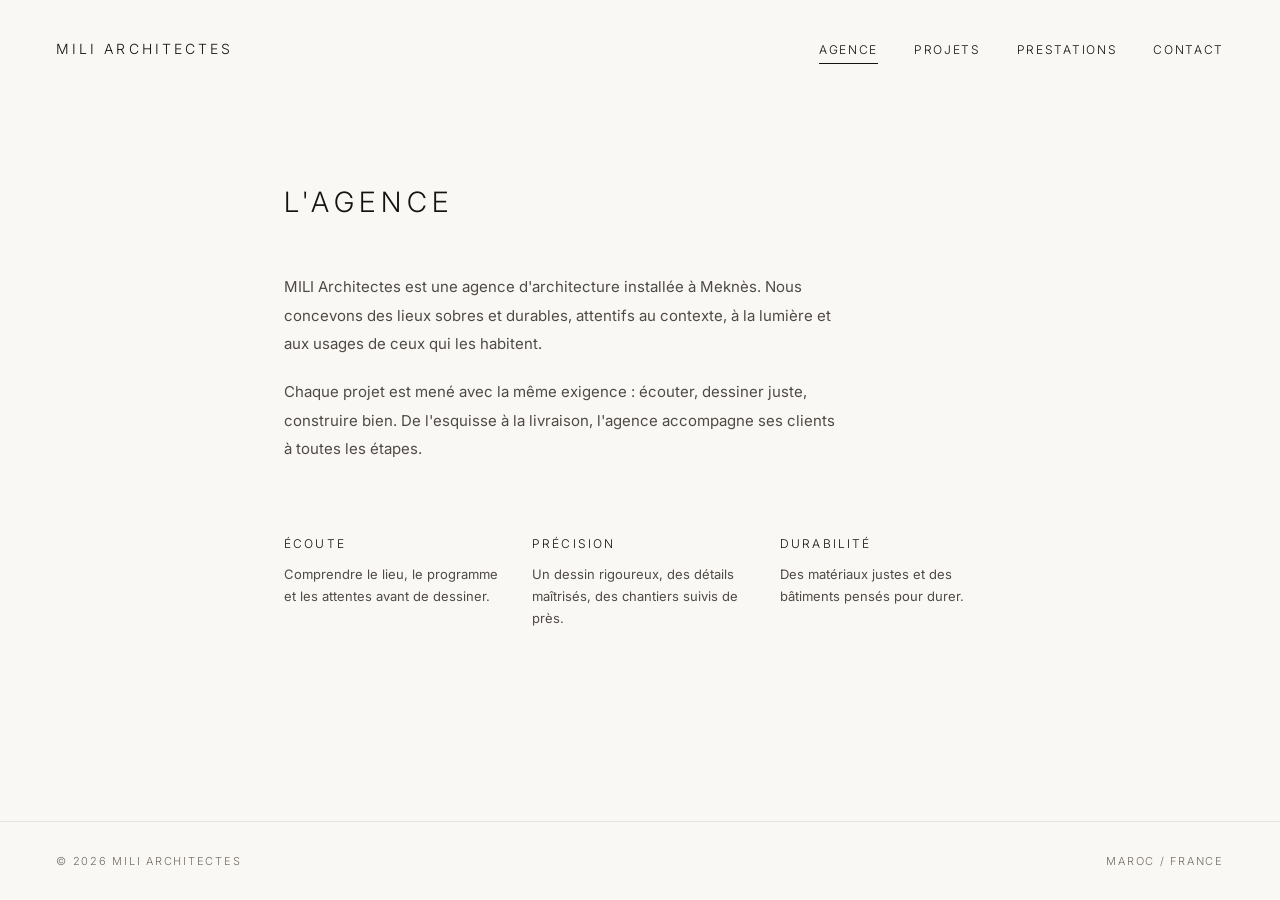
<file: site-maroc-agence.html>
<!DOCTYPE html>
<html lang="fr">
<head>
<meta charset="UTF-8">
<meta name="viewport" content="width=device-width, initial-scale=1.0">
<title>Agence — MILI Architectes</title>
<meta name="description" content="MILI Architectes, agence d'architecture au Maroc : présentation de l'agence, démarche et valeurs.">
<meta property="og:title" content="Agence — MILI Architectes">
<meta property="og:description" content="Présentation de l'agence, démarche et valeurs.">
<meta property="og:type" content="website">
<meta property="og:locale" content="fr_MA">
<link rel="icon" href="data:image/svg+xml,%3Csvg xmlns='http://www.w3.org/2000/svg' viewBox='0 0 64 64'%3E%3Crect width='64' height='64' fill='%230A0A0A'/%3E%3Ctext x='32' y='43' font-family='Helvetica,Arial,sans-serif' font-size='30' fill='%23FFFFFF' text-anchor='middle'%3EM%3C/text%3E%3C/svg%3E">
<link rel="preconnect" href="https://fonts.googleapis.com">
<link rel="preconnect" href="https://fonts.gstatic.com" crossorigin>
<link href="https://fonts.googleapis.com/css2?family=Inter:wght@300;400&display=swap" rel="stylesheet">
<link rel="stylesheet" href="styles.css">
</head>
<body class="subpage">
  <a class="skip" href="#contenu">Aller au contenu</a>
  <header class="site-header">
    <a class='brand' href='/site-maroc'>MILI Architectes</a>
    <nav class="site-nav" aria-label="Sections">
      <a aria-current='page' href='/site-maroc-agence'>Agence</a>
      <a href='/site-maroc-projets'>Projets</a>
      <a href='/site-maroc-prestations'>Prestations</a>
      <a href='/site-maroc-contact'>Contact</a>
    </nav>
  </header>
  <main id="contenu">
    <div class="page">
      <h1>L'agence</h1>
      <!-- Texte provisoire : à remplacer par la présentation réelle de l'agence -->
      <p>MILI Architectes est une agence d'architecture installée à Meknès. Nous concevons des lieux sobres et durables, attentifs au contexte, à la lumière et aux usages de ceux qui les habitent.</p>
      <p>Chaque projet est mené avec la même exigence : écouter, dessiner juste, construire bien. De l'esquisse à la livraison, l'agence accompagne ses clients à toutes les étapes.</p>
      <div class="values">
        <div>
          <h2>Écoute</h2>
          <p>Comprendre le lieu, le programme et les attentes avant de dessiner.</p>
        </div>
        <div>
          <h2>Précision</h2>
          <p>Un dessin rigoureux, des détails maîtrisés, des chantiers suivis de près.</p>
        </div>
        <div>
          <h2>Durabilité</h2>
          <p>Des matériaux justes et des bâtiments pensés pour durer.</p>
        </div>
      </div>
    </div>
  </main>
  <footer class="site-footer">
    <span>© 2026 MILI Architectes</span>
    <a href='/'>Maroc / France</a>
  </footer>
</body>
</html>
</file>
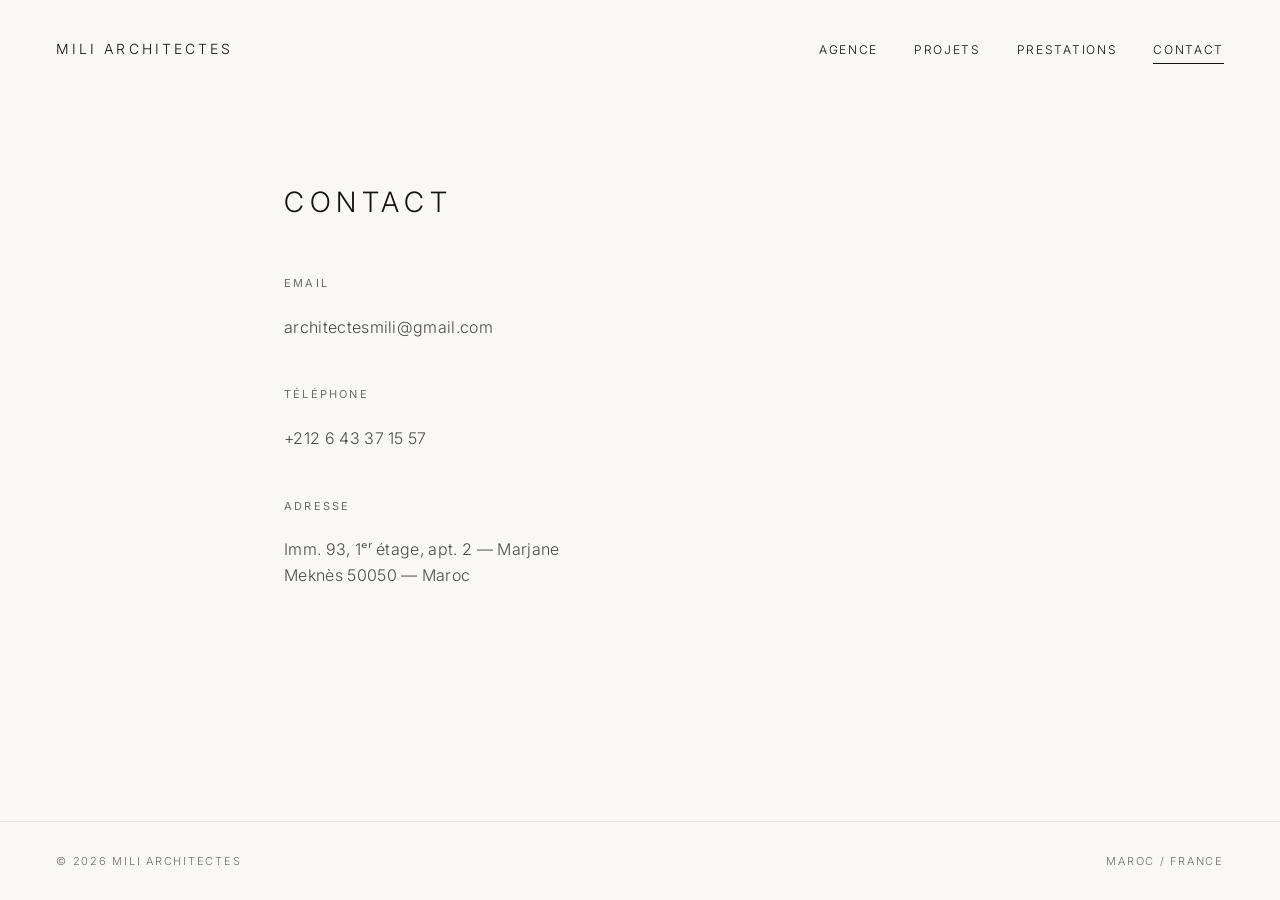
<file: site-maroc-contact.html>
<!DOCTYPE html>
<html lang="fr">
<head>
<meta charset="UTF-8">
<meta name="viewport" content="width=device-width, initial-scale=1.0">
<title>Contact — MILI Architectes</title>
<meta name="description" content="Contacter MILI Architectes, agence d'architecture au Maroc.">
<meta property="og:title" content="Contact — MILI Architectes">
<meta property="og:description" content="Contacter l'agence au Maroc.">
<meta property="og:type" content="website">
<meta property="og:locale" content="fr_MA">
<link rel="icon" href="data:image/svg+xml,%3Csvg xmlns='http://www.w3.org/2000/svg' viewBox='0 0 64 64'%3E%3Crect width='64' height='64' fill='%230A0A0A'/%3E%3Ctext x='32' y='43' font-family='Helvetica,Arial,sans-serif' font-size='30' fill='%23FFFFFF' text-anchor='middle'%3EM%3C/text%3E%3C/svg%3E">
<link rel="preconnect" href="https://fonts.googleapis.com">
<link rel="preconnect" href="https://fonts.gstatic.com" crossorigin>
<link href="https://fonts.googleapis.com/css2?family=Inter:wght@300;400&display=swap" rel="stylesheet">
<link rel="stylesheet" href="styles.css">
</head>
<body class="subpage">
  <a class="skip" href="#contenu">Aller au contenu</a>
  <header class="site-header">
    <a class='brand' href='/site-maroc'>MILI Architectes</a>
    <nav class="site-nav" aria-label="Sections">
      <a href='/site-maroc-agence'>Agence</a>
      <a href='/site-maroc-projets'>Projets</a>
      <a href='/site-maroc-prestations'>Prestations</a>
      <a aria-current='page' href='/site-maroc-contact'>Contact</a>
    </nav>
  </header>
  <main id="contenu">
    <div class="page">
      <h1>Contact</h1>
      <div class="contact-list">
        <div class="contact-item">
          <p class="k">Email</p>
          <p class="v"><a href="mailto:architectesmili@gmail.com">architectesmili@gmail.com</a></p>
        </div>
        <div class="contact-item">
          <p class="k">Téléphone</p>
          <p class="v"><a href="tel:+212643371557">+212 6 43 37 15 57</a></p>
        </div>
        <div class="contact-item">
          <p class="k">Adresse</p>
          <p class="v">Imm. 93, 1ᵉʳ étage, apt. 2 — Marjane<br>Meknès 50050 — Maroc</p>
        </div>
      </div>
    </div>
  </main>
  <footer class="site-footer">
    <span>© 2026 MILI Architectes</span>
    <a href='/'>Maroc / France</a>
  </footer>
</body>
</html>
</file>
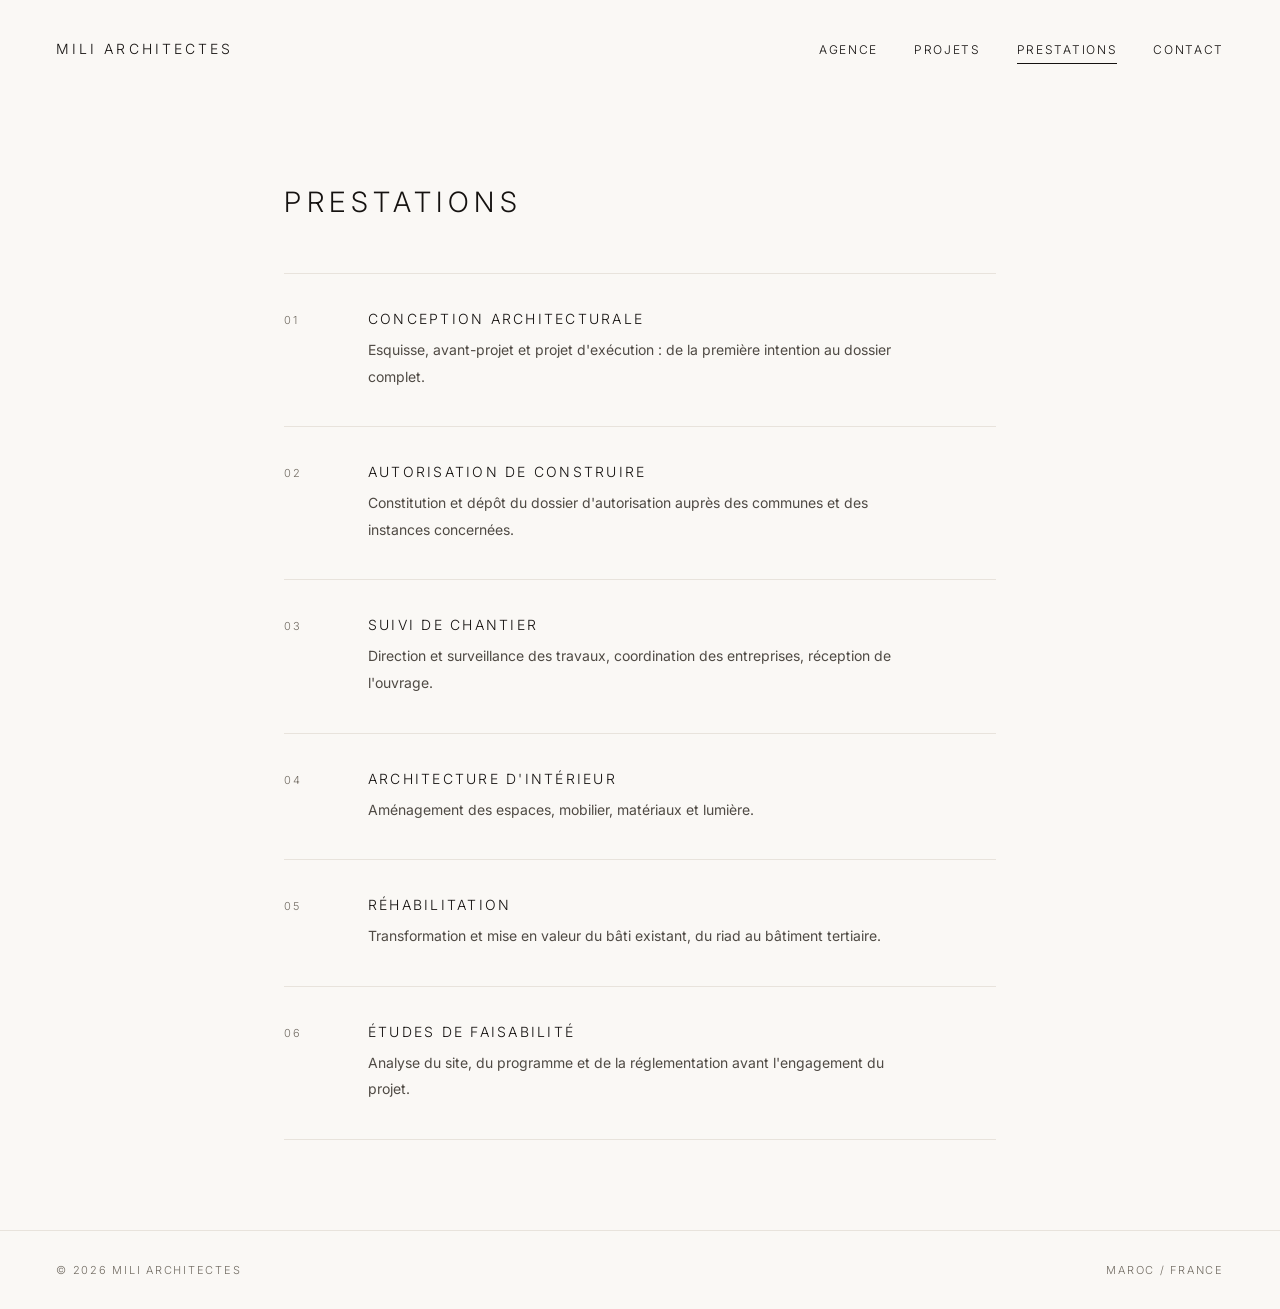
<file: site-maroc-prestations.html>
<!DOCTYPE html>
<html lang="fr">
<head>
<meta charset="UTF-8">
<meta name="viewport" content="width=device-width, initial-scale=1.0">
<title>Prestations — MILI Architectes</title>
<meta name="description" content="Prestations de MILI Architectes au Maroc : conception, autorisation de construire, suivi de chantier, architecture d'intérieur.">
<meta property="og:title" content="Prestations — MILI Architectes">
<meta property="og:description" content="Conception, autorisation de construire, suivi de chantier, architecture d'intérieur.">
<meta property="og:type" content="website">
<meta property="og:locale" content="fr_MA">
<link rel="icon" href="data:image/svg+xml,%3Csvg xmlns='http://www.w3.org/2000/svg' viewBox='0 0 64 64'%3E%3Crect width='64' height='64' fill='%230A0A0A'/%3E%3Ctext x='32' y='43' font-family='Helvetica,Arial,sans-serif' font-size='30' fill='%23FFFFFF' text-anchor='middle'%3EM%3C/text%3E%3C/svg%3E">
<link rel="preconnect" href="https://fonts.googleapis.com">
<link rel="preconnect" href="https://fonts.gstatic.com" crossorigin>
<link href="https://fonts.googleapis.com/css2?family=Inter:wght@300;400&display=swap" rel="stylesheet">
<link rel="stylesheet" href="styles.css">
</head>
<body class="subpage">
  <a class="skip" href="#contenu">Aller au contenu</a>
  <header class="site-header">
    <a class='brand' href='/site-maroc'>MILI Architectes</a>
    <nav class="site-nav" aria-label="Sections">
      <a href='/site-maroc-agence'>Agence</a>
      <a href='/site-maroc-projets'>Projets</a>
      <a aria-current='page' href='/site-maroc-prestations'>Prestations</a>
      <a href='/site-maroc-contact'>Contact</a>
    </nav>
  </header>
  <main id="contenu">
    <div class="page">
      <h1>Prestations</h1>
      <div class="services">
        <div class="service">
          <span class="num">01</span>
          <div>
            <h2>Conception architecturale</h2>
            <p>Esquisse, avant-projet et projet d'exécution : de la première intention au dossier complet.</p>
          </div>
        </div>
        <div class="service">
          <span class="num">02</span>
          <div>
            <h2>Autorisation de construire</h2>
            <p>Constitution et dépôt du dossier d'autorisation auprès des communes et des instances concernées.</p>
          </div>
        </div>
        <div class="service">
          <span class="num">03</span>
          <div>
            <h2>Suivi de chantier</h2>
            <p>Direction et surveillance des travaux, coordination des entreprises, réception de l'ouvrage.</p>
          </div>
        </div>
        <div class="service">
          <span class="num">04</span>
          <div>
            <h2>Architecture d'intérieur</h2>
            <p>Aménagement des espaces, mobilier, matériaux et lumière.</p>
          </div>
        </div>
        <div class="service">
          <span class="num">05</span>
          <div>
            <h2>Réhabilitation</h2>
            <p>Transformation et mise en valeur du bâti existant, du riad au bâtiment tertiaire.</p>
          </div>
        </div>
        <div class="service">
          <span class="num">06</span>
          <div>
            <h2>Études de faisabilité</h2>
            <p>Analyse du site, du programme et de la réglementation avant l'engagement du projet.</p>
          </div>
        </div>
      </div>
    </div>
  </main>
  <footer class="site-footer">
    <span>© 2026 MILI Architectes</span>
    <a href='/'>Maroc / France</a>
  </footer>
</body>
</html>
</file>
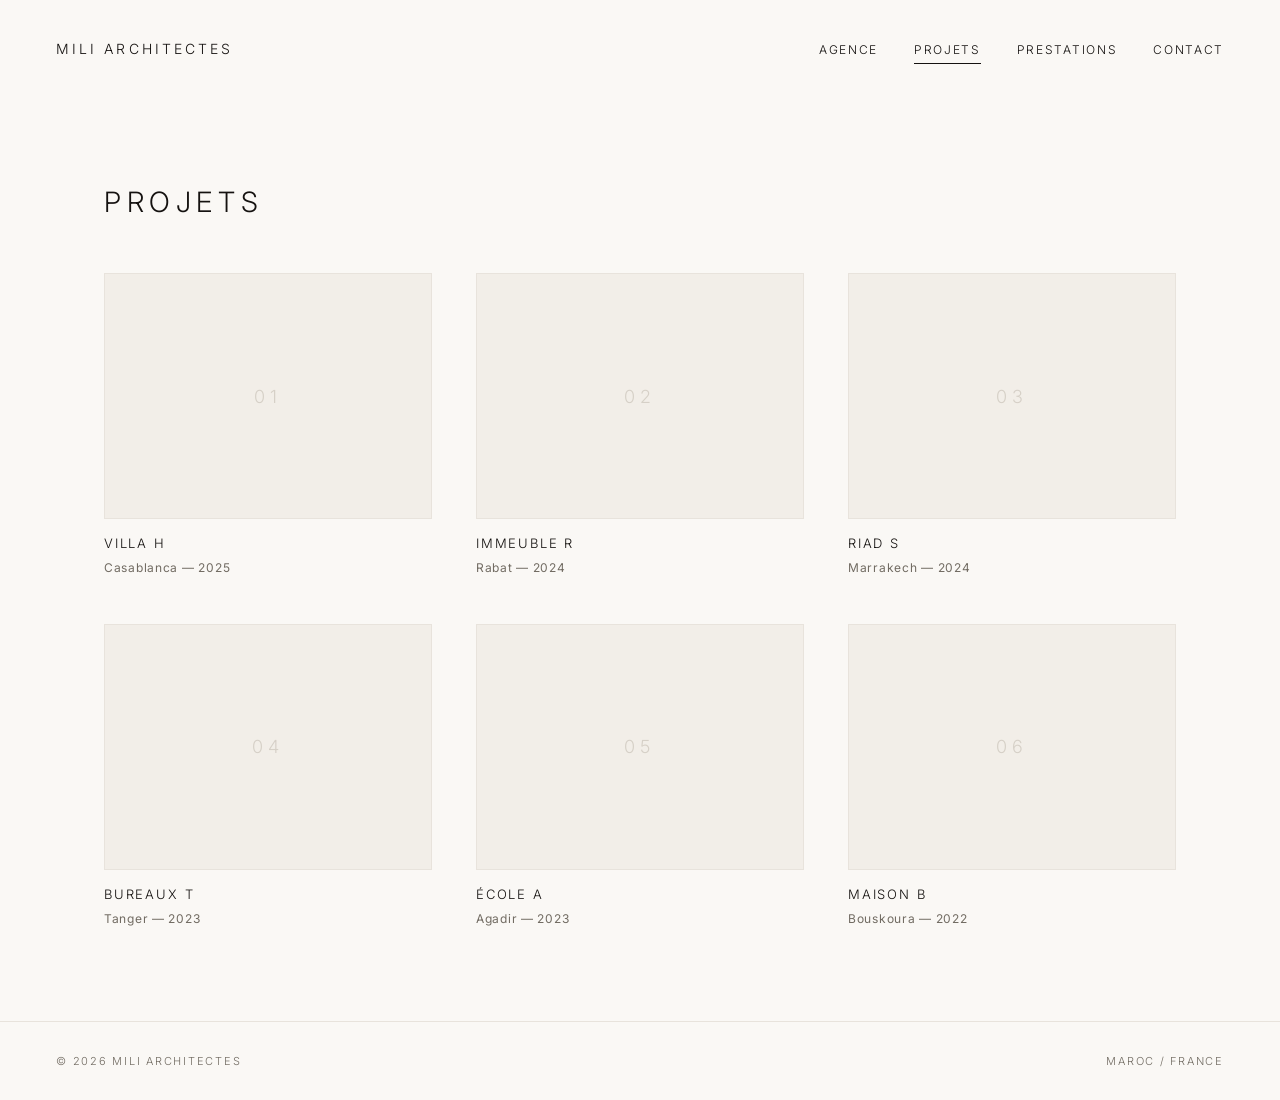
<file: site-maroc-projets.html>
<!DOCTYPE html>
<html lang="fr">
<head>
<meta charset="UTF-8">
<meta name="viewport" content="width=device-width, initial-scale=1.0">
<title>Projets — MILI Architectes</title>
<meta name="description" content="Projets de MILI Architectes au Maroc : villas, immeubles, réhabilitations et équipements.">
<meta property="og:title" content="Projets — MILI Architectes">
<meta property="og:description" content="Sélection de projets de l'agence au Maroc.">
<meta property="og:type" content="website">
<meta property="og:locale" content="fr_MA">
<link rel="icon" href="data:image/svg+xml,%3Csvg xmlns='http://www.w3.org/2000/svg' viewBox='0 0 64 64'%3E%3Crect width='64' height='64' fill='%230A0A0A'/%3E%3Ctext x='32' y='43' font-family='Helvetica,Arial,sans-serif' font-size='30' fill='%23FFFFFF' text-anchor='middle'%3EM%3C/text%3E%3C/svg%3E">
<link rel="preconnect" href="https://fonts.googleapis.com">
<link rel="preconnect" href="https://fonts.gstatic.com" crossorigin>
<link href="https://fonts.googleapis.com/css2?family=Inter:wght@300;400&display=swap" rel="stylesheet">
<link rel="stylesheet" href="styles.css">
</head>
<body class="subpage">
  <a class="skip" href="#contenu">Aller au contenu</a>
  <header class="site-header">
    <a class='brand' href='/site-maroc'>MILI Architectes</a>
    <nav class="site-nav" aria-label="Sections">
      <a href='/site-maroc-agence'>Agence</a>
      <a aria-current='page' href='/site-maroc-projets'>Projets</a>
      <a href='/site-maroc-prestations'>Prestations</a>
      <a href='/site-maroc-contact'>Contact</a>
    </nav>
  </header>
  <main id="contenu">
    <div class="page page--wide">
      <h1>Projets</h1>
      <!-- Projets provisoires : remplacez chaque vignette par une photo,
           par ex. <div class="thumb"><img src="photos/villa-h.jpg" alt="Villa H, Casablanca"></div> -->
      <div class="projects">
        <article class="project">
          <div class="thumb" aria-hidden="true">01</div>
          <h2>Villa H</h2>
          <p class="meta">Casablanca — 2025</p>
        </article>
        <article class="project">
          <div class="thumb" aria-hidden="true">02</div>
          <h2>Immeuble R</h2>
          <p class="meta">Rabat — 2024</p>
        </article>
        <article class="project">
          <div class="thumb" aria-hidden="true">03</div>
          <h2>Riad S</h2>
          <p class="meta">Marrakech — 2024</p>
        </article>
        <article class="project">
          <div class="thumb" aria-hidden="true">04</div>
          <h2>Bureaux T</h2>
          <p class="meta">Tanger — 2023</p>
        </article>
        <article class="project">
          <div class="thumb" aria-hidden="true">05</div>
          <h2>École A</h2>
          <p class="meta">Agadir — 2023</p>
        </article>
        <article class="project">
          <div class="thumb" aria-hidden="true">06</div>
          <h2>Maison B</h2>
          <p class="meta">Bouskoura — 2022</p>
        </article>
      </div>
    </div>
  </main>
  <footer class="site-footer">
    <span>© 2026 MILI Architectes</span>
    <a href='/'>Maroc / France</a>
  </footer>
</body>
</html>
</file>
<file: styles.css>
/* ============================================================
   MILI ARCHITECTES (Maroc) / AMA ARCHITECTURE (France)
   Feuille de style commune
   ============================================================ */

:root{
  --bg:#FAF8F5;
  --fg:#151210;
  --muted:#4F4A44;
  --dim:#716B62;
  --faint:#D6D0C7;
  --line:#E8E3DC;
  --surface:#F2EEE8;
}

*{margin:0;padding:0;box-sizing:border-box;}
html{height:100%;}
body{
  min-height:100%;
  background:var(--bg);
  color:var(--fg);
  font-family:'Inter',sans-serif;
  font-weight:300;
  -webkit-font-smoothing:antialiased;
}

a{color:inherit;text-decoration:none;transition:opacity .3s;}
a:hover,a:focus-visible{opacity:.5;}
a:focus-visible{outline:1px solid var(--fg);outline-offset:8px;}

/* Lien d'évitement (navigation clavier) */
.skip{position:absolute;left:-9999px;top:24px;z-index:10;
  font-size:12px;letter-spacing:.14em;text-transform:uppercase;
  background:var(--bg);padding:10px 16px;border:1px solid var(--fg);}
.skip:focus{left:24px;opacity:1;}

/* ------------------------------------------------------------
   Pages centrées : portail pays + accueils Maroc / France
   ------------------------------------------------------------ */
body.centered{
  display:flex;flex-direction:column;align-items:center;justify-content:center;
  gap:clamp(36px,7vh,64px);
  padding:48px 24px;
}

.brand{
  font-weight:300;
  font-size:clamp(14px,1.6vw,17px);
  letter-spacing:.22em;
  text-transform:uppercase;
  text-align:center;
}

.menu{display:flex;flex-direction:column;align-items:center;gap:22px;}
.menu a{
  font-size:clamp(13px,1.4vw,15px);
  letter-spacing:.14em;
  text-transform:uppercase;
}

.switch{
  font-size:11px;letter-spacing:.18em;text-transform:uppercase;
  color:var(--dim);
}

/* Portail : choix du pays */
.split{display:flex;align-items:stretch;}
.side{
  display:flex;flex-direction:column;align-items:center;justify-content:center;
  gap:16px;
  padding:0 clamp(28px,6vw,72px);
}
.side:focus-visible{outline-offset:10px;}
.flag{width:clamp(34px,4.5vw,44px);}
.flag svg{display:block;width:100%;height:auto;}
.label{
  font-size:clamp(12px,1.3vw,14px);
  letter-spacing:.18em;
  text-transform:uppercase;
}
.divider{width:1px;background:var(--line);}

/* ------------------------------------------------------------
   Pages intérieures
   ------------------------------------------------------------ */
body.subpage{display:flex;flex-direction:column;}

.site-header{
  display:flex;align-items:baseline;justify-content:space-between;
  gap:20px 32px;flex-wrap:wrap;
  padding:clamp(24px,4vw,40px) clamp(24px,5vw,56px);
}
.site-header .brand{text-align:left;font-size:14px;}

.site-nav{display:flex;gap:clamp(18px,3vw,36px);flex-wrap:wrap;}
.site-nav a{
  font-size:12px;letter-spacing:.14em;text-transform:uppercase;
  padding-bottom:6px;
}
.site-nav a[aria-current="page"]{border-bottom:1px solid var(--fg);}

main{flex:1;width:100%;}
.page{
  max-width:760px;margin:0 auto;
  padding:clamp(40px,9vh,104px) 24px clamp(64px,10vh,120px);
}
.page--wide{max-width:1120px;}
.page>h1{
  font-size:clamp(20px,3vw,28px);
  letter-spacing:.2em;text-transform:uppercase;font-weight:300;
  margin-bottom:clamp(32px,6vh,56px);
}
.page p{
  color:var(--muted);font-weight:400;
  font-size:15px;line-height:1.9;max-width:62ch;
}
.page p+p{margin-top:1.3em;}

/* Agence : valeurs */
.values{
  display:grid;grid-template-columns:repeat(auto-fit,minmax(170px,1fr));
  gap:40px 32px;
  margin-top:clamp(48px,8vh,80px);
}
.values h2{
  font-size:12px;letter-spacing:.18em;text-transform:uppercase;
  font-weight:300;margin-bottom:12px;
}
.values p{font-size:13px;line-height:1.7;}

/* Projets */
.projects{
  display:grid;grid-template-columns:repeat(auto-fill,minmax(270px,1fr));
  gap:clamp(28px,3.5vw,44px);
}
.project .thumb{
  aspect-ratio:4/3;background:var(--surface);border:1px solid var(--line);
  display:flex;align-items:center;justify-content:center;
  color:var(--faint);font-size:18px;letter-spacing:.3em;
  margin-bottom:16px;
}
.project h2{
  font-size:13px;letter-spacing:.14em;text-transform:uppercase;
  font-weight:300;margin-bottom:6px;
}
.project .meta{font-size:12px;color:var(--dim);letter-spacing:.06em;}

/* Prestations */
.services{border-bottom:1px solid var(--line);}
.service{
  display:grid;grid-template-columns:56px 1fr;gap:12px 28px;
  padding:clamp(24px,4vh,36px) 0;
  border-top:1px solid var(--line);
}
.service .num{
  font-size:11px;letter-spacing:.2em;color:var(--dim);
  padding-top:3px;
}
.service h2{
  font-size:14px;letter-spacing:.16em;text-transform:uppercase;
  font-weight:300;margin-bottom:10px;
}
.service p{font-size:14px;}

/* Contact */
.contact-list{display:flex;flex-direction:column;gap:clamp(32px,5vh,44px);}
.contact-item .k{
  font-size:11px;letter-spacing:.2em;text-transform:uppercase;
  color:var(--dim);margin-bottom:10px;
}
.contact-item .v{font-size:16px;font-weight:300;line-height:1.6;letter-spacing:.02em;}

/* Pied de page */
.site-footer{
  display:flex;align-items:center;justify-content:space-between;
  gap:12px 24px;flex-wrap:wrap;
  padding:32px clamp(24px,5vw,56px);
  border-top:1px solid var(--line);
}
.site-footer span,.site-footer a{
  font-size:11px;letter-spacing:.16em;text-transform:uppercase;
  color:var(--dim);
}
</file>
